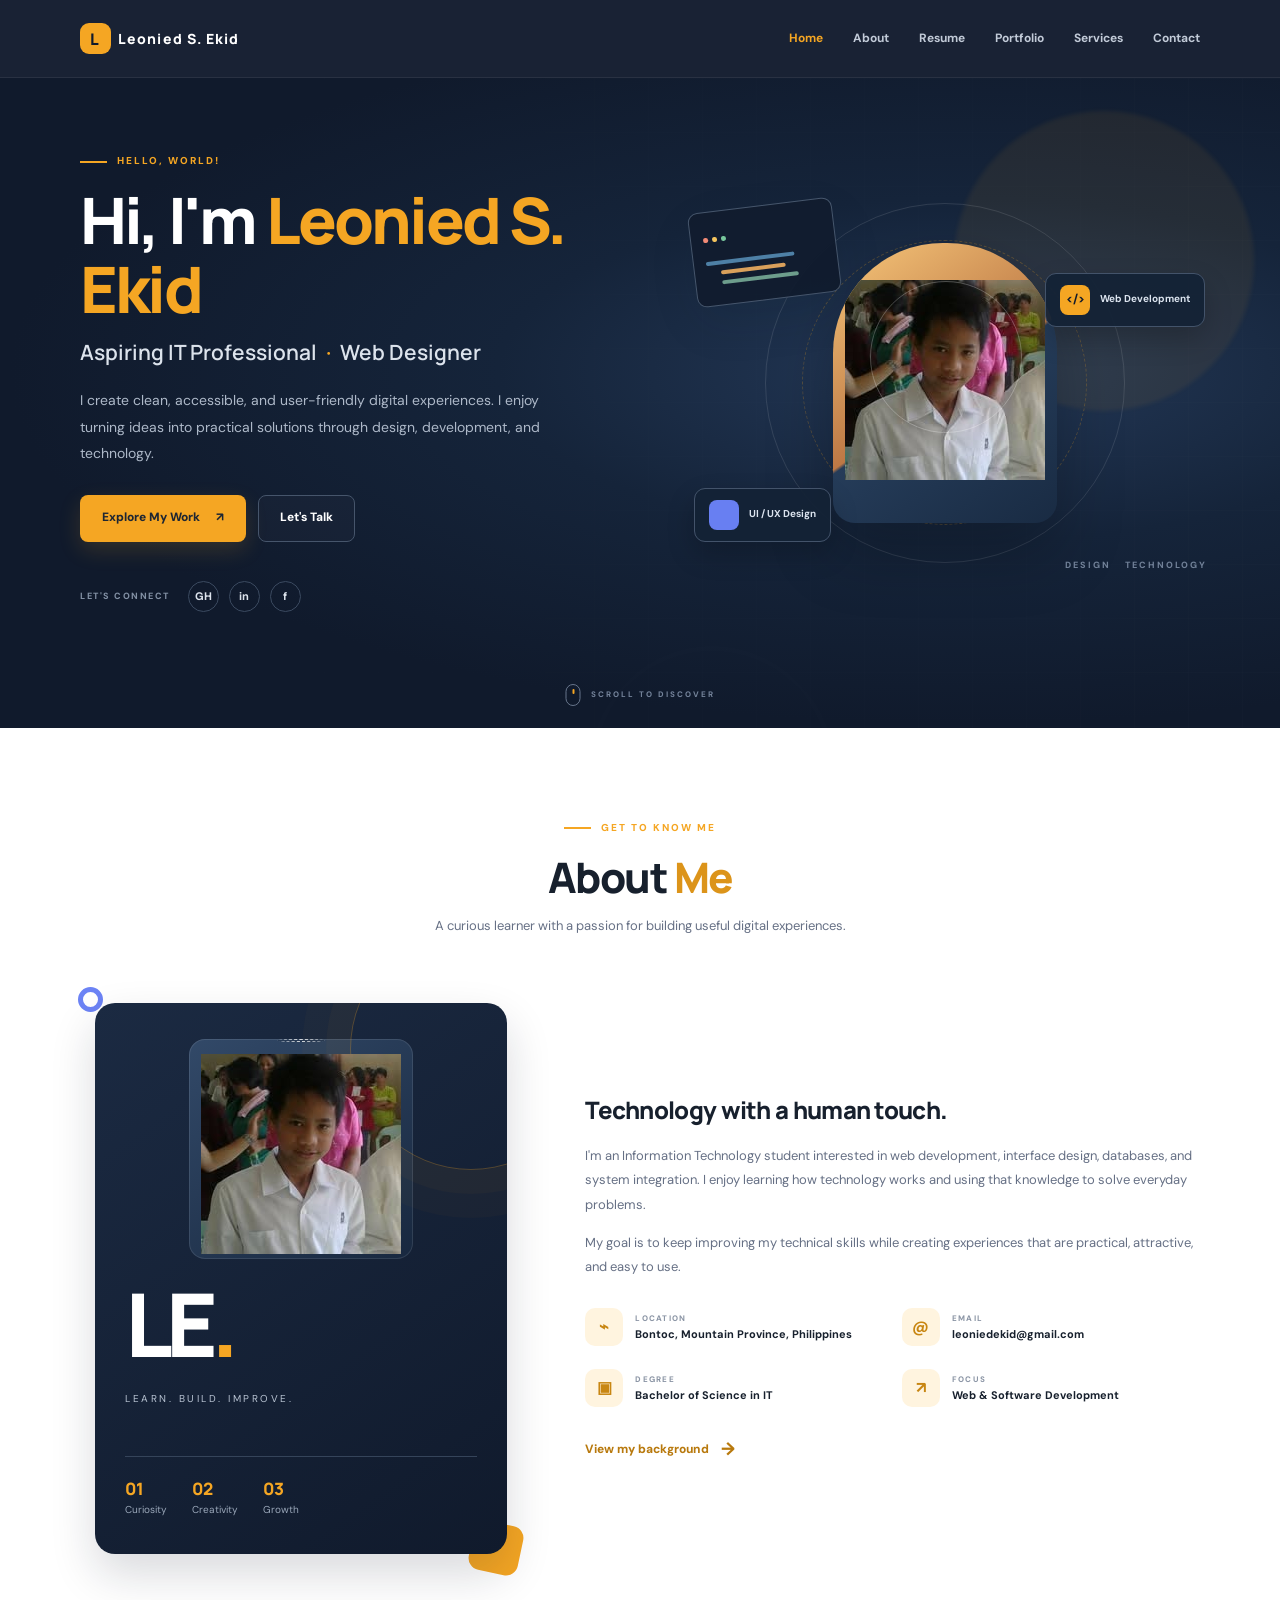
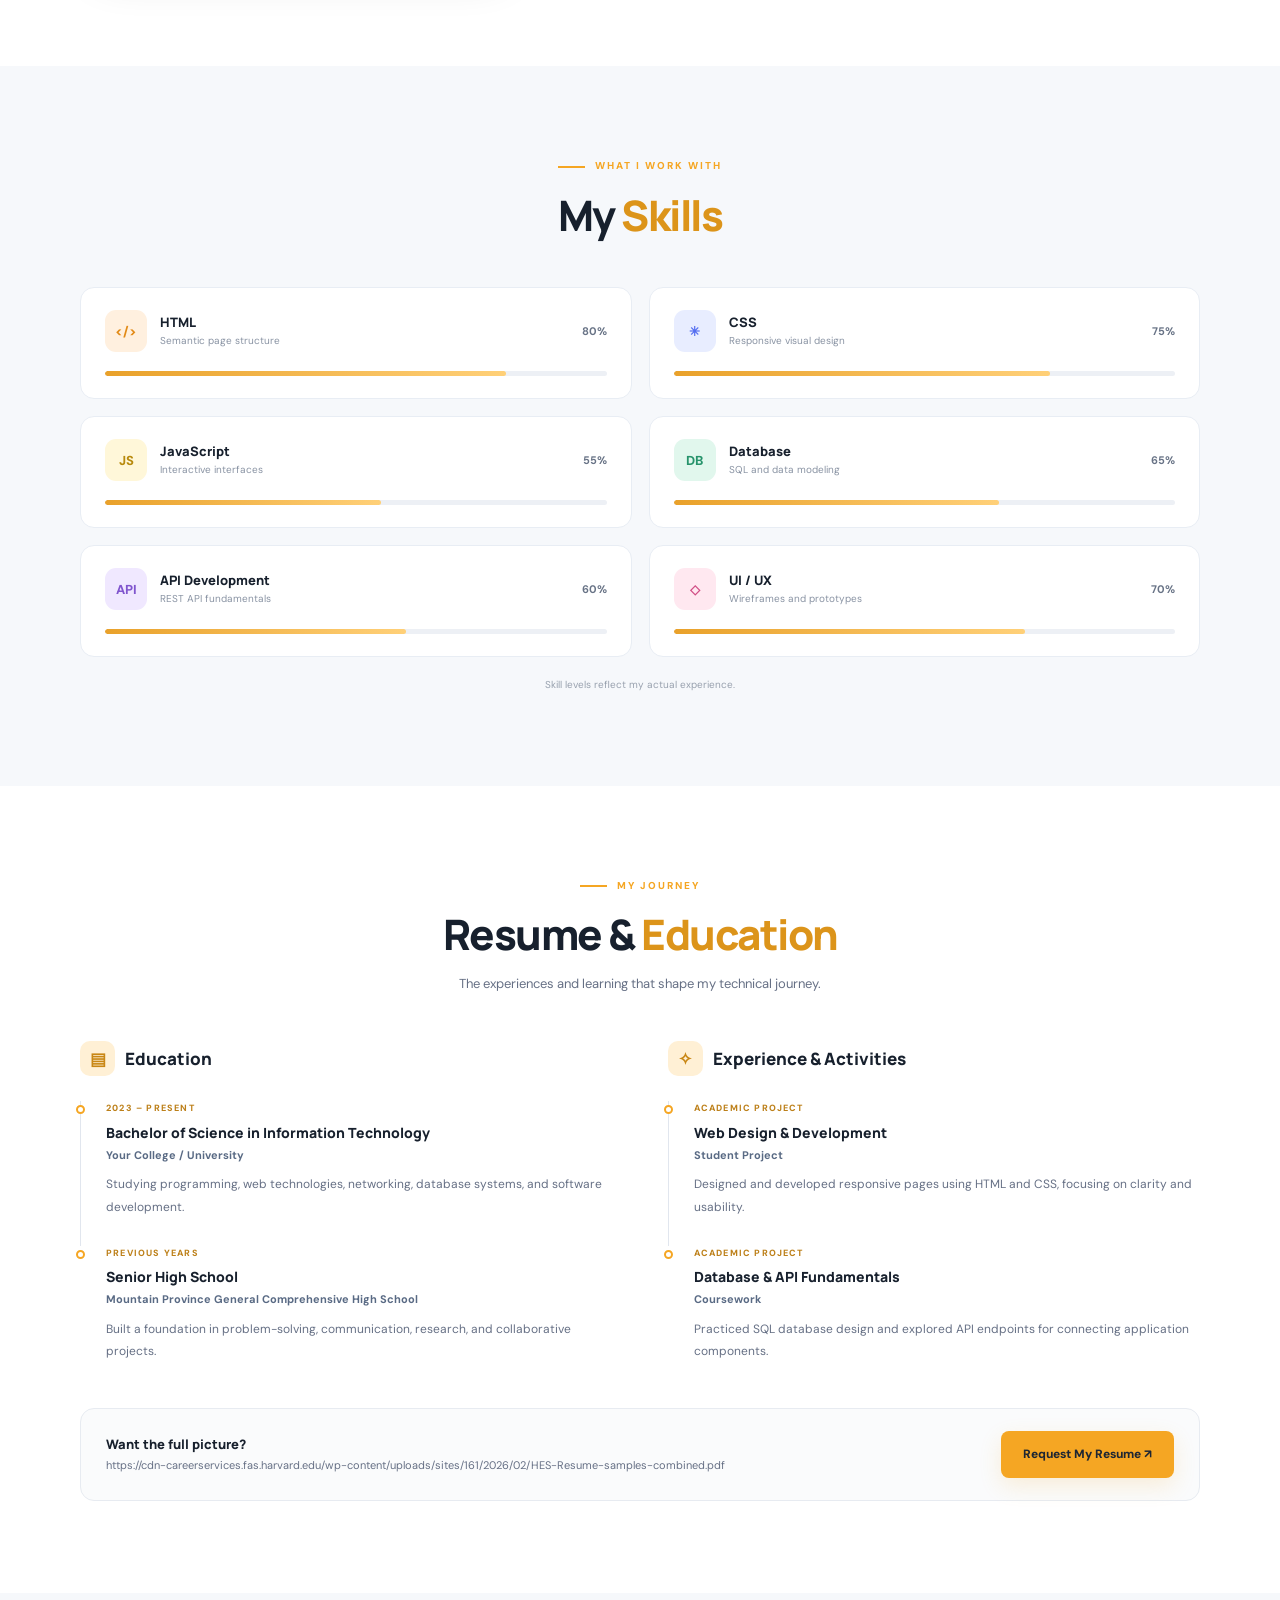
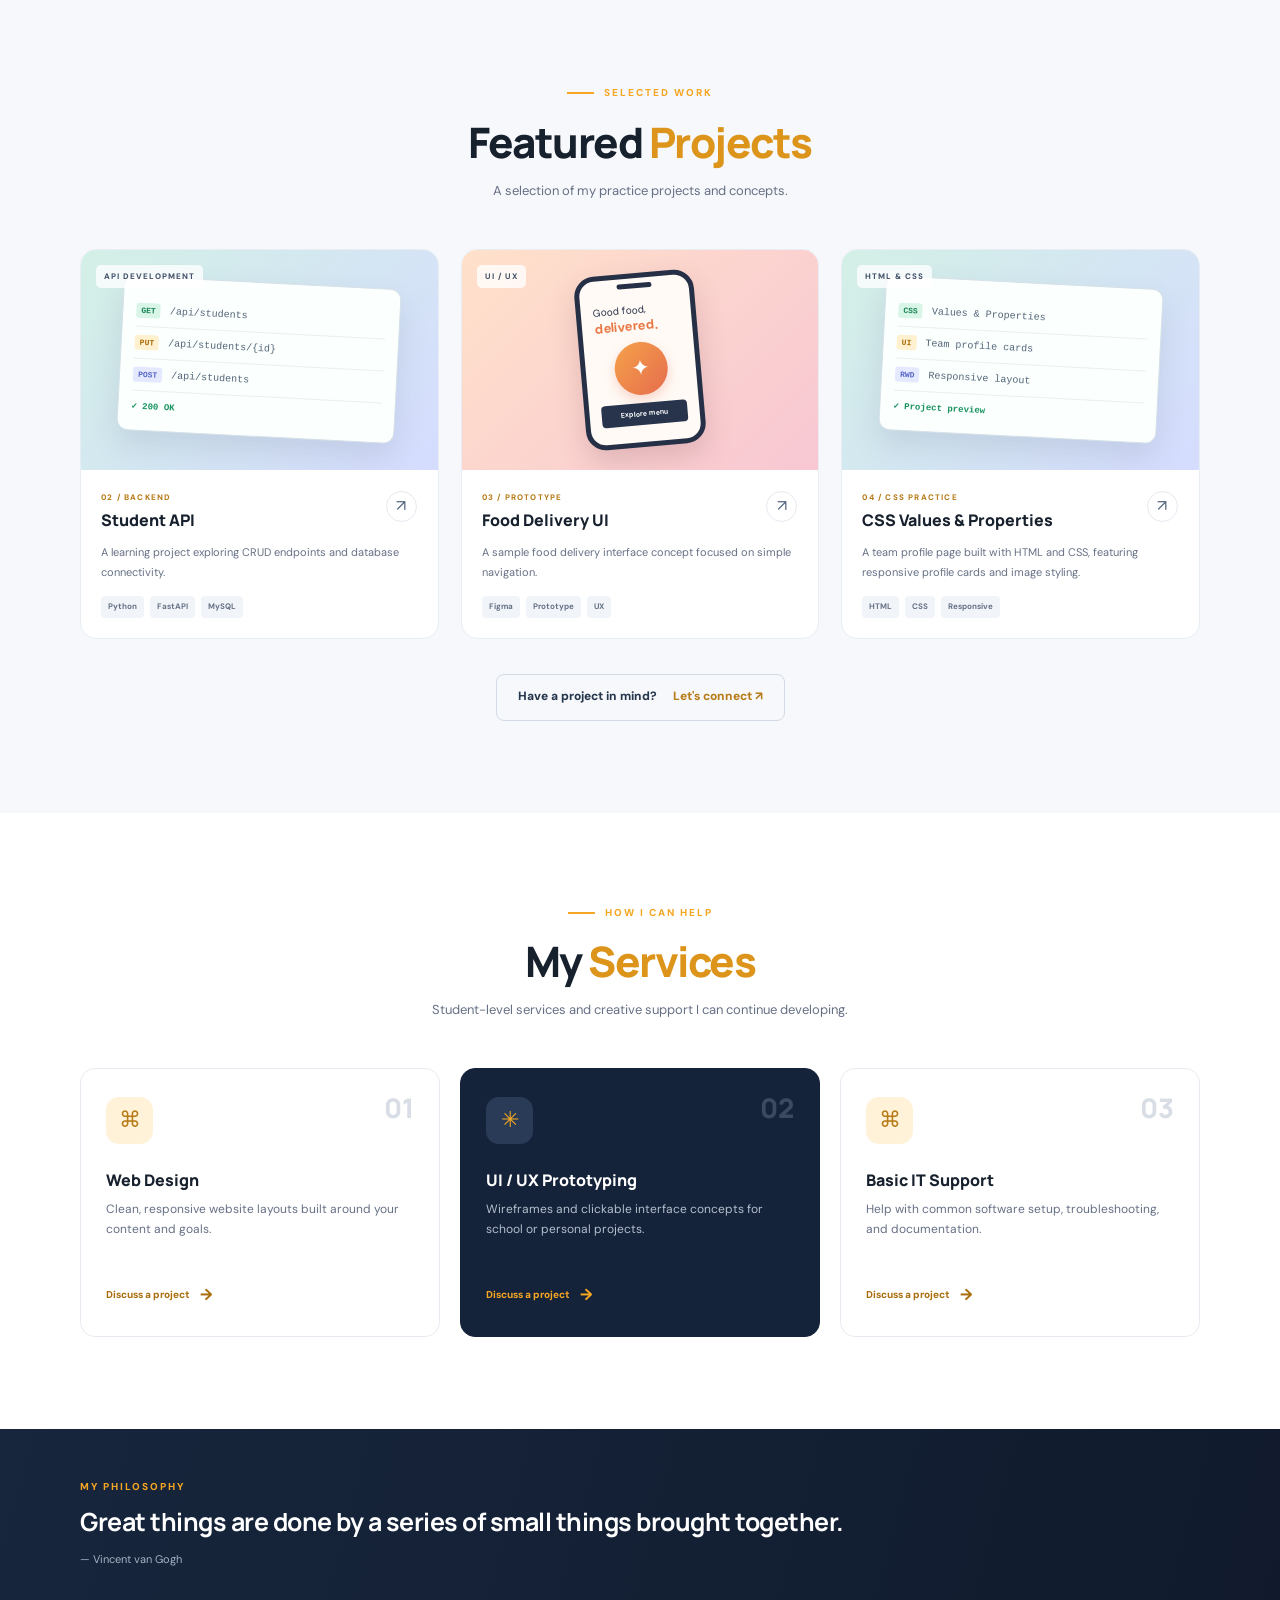
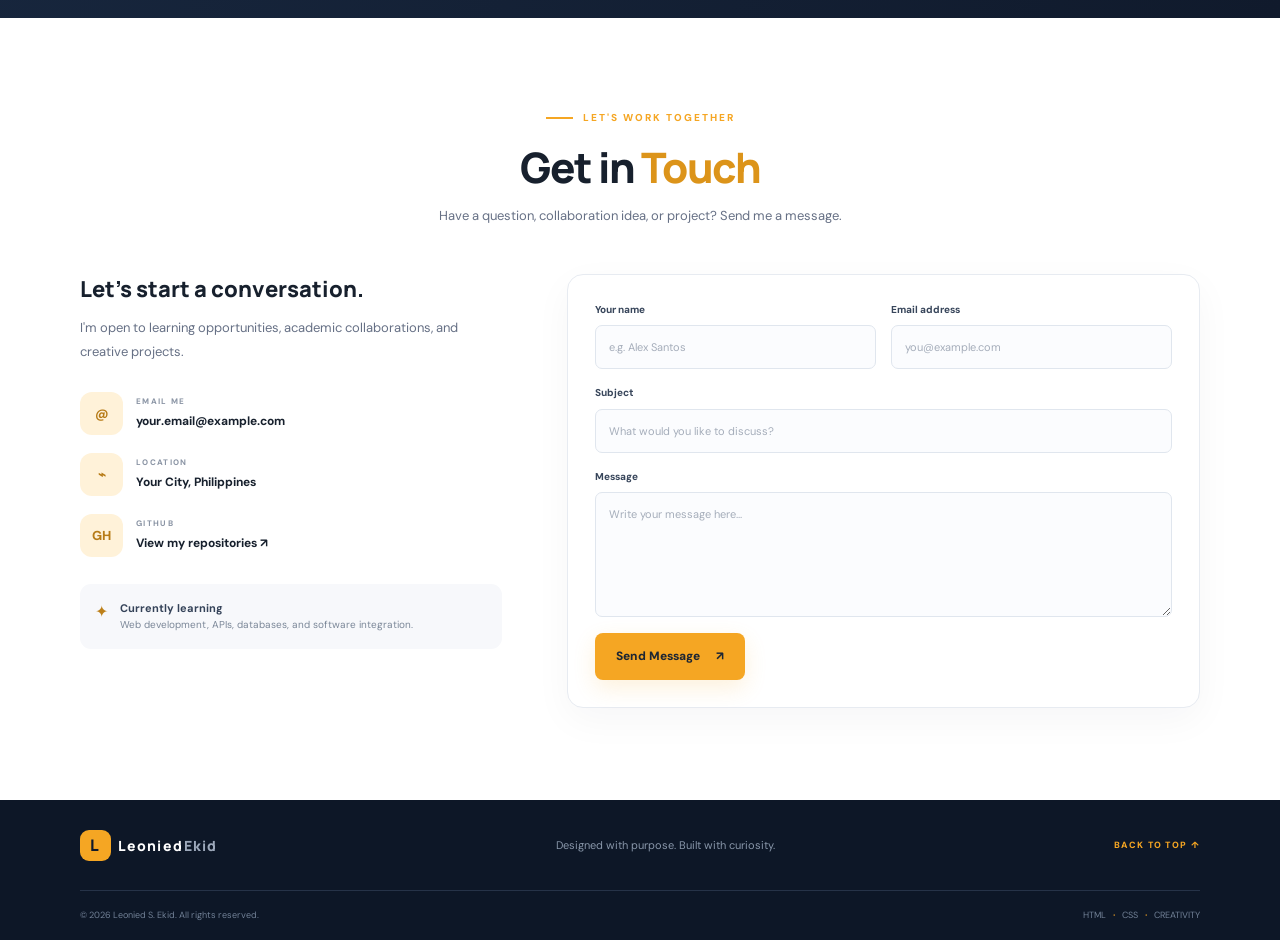
<file: index.html>
<!DOCTYPE html>
<html lang="en">
<head>
  <meta charset="UTF-8">
  <meta name="viewport" content="width=device-width, initial-scale=1.0">
  <meta name="description" content="Personal portfolio of an aspiring IT professional and web designer.">
  <title>Leonied S. Ekid | IT Portfolio</title>
  <link rel="stylesheet" href="style.css">
</head>
<body>
  <header class="site-header" id="top">
    <div class="container nav-wrap">
      <a class="brand" href="#home" aria-label="Go to homepage"><span class="brand-mark">L</span> Leonied S. Ekid<span class="brand-light"></span></a>
      <input class="nav-toggle" type="checkbox" id="nav-toggle" aria-label="Toggle navigation">
      <label class="nav-toggle-label" for="nav-toggle"><span></span><span></span><span></span></label>
      <nav class="nav-menu" aria-label="Main navigation">
        <a class="active" href="#home">Home</a>
        <a href="#about">About</a>
        <a href="#resume">Resume</a>
        <a href="#portfolio">Portfolio</a>
        <a href="#services">Services</a>
        <a href="#contact">Contact</a>
      </nav>
    </div>
  </header>

  <main>
    <section class="hero" id="home">
      <div class="hero-glow glow-one"></div><div class="hero-glow glow-two"></div>
      <div class="container hero-grid">
        <div class="hero-copy">
          <p class="eyebrow"><span class="eyebrow-line"></span> HELLO, WORLD!</p>
          <h1>Hi, I'm <span>Leonied S. Ekid</span></h1>
          <h2>Aspiring IT Professional <span class="accent-dot">·</span> Web Designer</h2>
          <p class="hero-description">I create clean, accessible, and user-friendly digital experiences. I enjoy turning ideas into practical solutions through design, development, and technology.</p>
          <div class="hero-actions">
            <a class="button button-primary" href="#portfolio">Explore My Work <span aria-hidden="true">↗</span></a>
            <a class="button button-outline" href="#contact">Let's Talk</a>
          </div>
          <div class="hero-socials">
            <span>LET'S CONNECT</span>
            <a href="https://github.com/" target="_blank" rel="noreferrer" aria-label="GitHub">GH</a>
            <a href="https://www.linkedin.com/" target="_blank" rel="noreferrer" aria-label="LinkedIn">in</a>
            <a href="https://www.facebook.com/" target="_blank" rel="noreferrer" aria-label="Facebook">f</a>
          </div>
        </div>
        <div class="hero-art" aria-label="Decorative profile illustration">
          <div class="art-ring ring-one"></div><div class="art-ring ring-two"></div>
          <div class="code-card card-top"><span class="code-dot"></span><span class="code-dot"></span><span class="code-dot"></span><div class="code-lines"><i></i><i></i><i></i></div></div>
          <div class="profile-placeholder" role="img" aria-label="Profile photo placeholder"><span class="placeholder-label"><img src="img/462060528_3878148232464799_4481136080876655393_n.jpg" alt=""></span></div>
          <div class="floating-badge badge-html"><b>&lt;/&gt;</b><span>Web Development</span></div>
          <div class="floating-badge badge-design"><b></b><span>UI / UX Design</span></div>
          <div class="art-label">DESIGN <span></span> TECHNOLOGY</div>
        </div>
      </div>
      <a class="scroll-cue" href="#about"><span></span> SCROLL TO DISCOVER</a>
    </section>

    <section class="section section-light" id="about">
      <div class="container">
        <div class="section-heading">
          <p class="eyebrow"><span class="eyebrow-line"></span> GET TO KNOW ME</p>
          <h2>About <span>Me</span></h2>
          <p>A curious learner with a passion for building useful digital experiences.</p>
        </div>
        <div class="about-grid">
          <div class="about-visual">
            <div class="about-card">
              <div class="profile-placeholder about-profile-placeholder" role="img" aria-label="Profile photo placeholder"><span class="placeholder-icon" aria-hidden="true"></span><span class="placeholder-label"><img src="img/462060528_3878148232464799_4481136080876655393_n.jpg" alt=""></span></div>
              <div class="about-monogram">LE<span>.</span></div>
              <p class="about-card-title">LEARN. BUILD. IMPROVE.</p>
              <div class="mini-stat-row"><div><strong>01</strong><span>Curiosity</span></div><div><strong>02</strong><span>Creativity</span></div><div><strong>03</strong><span>Growth</span></div></div>
            </div>
            <span class="decor decor-square"></span><span class="decor decor-circle"></span>
          </div>
          <div class="about-content">
            <h3>Technology with a human touch.</h3>
            <p class="muted">I'm an Information Technology student interested in web development, interface design, databases, and system integration. I enjoy learning how technology works and using that knowledge to solve everyday problems.</p>
            <p class="muted">My goal is to keep improving my technical skills while creating experiences that are practical, attractive, and easy to use.</p>
            <div class="details-grid">
              <div class="detail"><span class="detail-icon">⌁</span><div><small>LOCATION</small><strong>Bontoc, Mountain Province, Philippines</strong></div></div>
              <div class="detail"><span class="detail-icon">@</span><div><small>EMAIL</small><strong>leoniedekid@gmail.com</strong></div></div>
              <div class="detail"><span class="detail-icon">▣</span><div><small>DEGREE</small><strong>Bachelor of Science in IT</strong></div></div>
              <div class="detail"><span class="detail-icon">↗</span><div><small>FOCUS</small><strong>Web & Software Development</strong></div></div>
            </div>
            <a class="text-link" href="#resume">View my background <span>→</span></a>
          </div>
        </div>
      </div>
    </section>

    <section class="section skills-section" id="skills">
      <div class="container">
        <div class="section-heading">
          <p class="eyebrow"><span class="eyebrow-line"></span> WHAT I WORK WITH</p>
          <h2>My <span>Skills</span></h2>
         
        </div>
        <div class="skills-grid">
          <div class="skill-card"><div class="skill-top"><span class="skill-icon orange">&lt;/&gt;</span><div><h3>HTML</h3><p>Semantic page structure</p></div><strong>80%</strong></div><div class="progress"><span style="width:80%"></span></div></div>
          <div class="skill-card"><div class="skill-top"><span class="skill-icon blue">✳</span><div><h3>CSS</h3><p>Responsive visual design</p></div><strong>75%</strong></div><div class="progress"><span style="width:75%"></span></div></div>
          <div class="skill-card"><div class="skill-top"><span class="skill-icon yellow">JS</span><div><h3>JavaScript</h3><p>Interactive interfaces</p></div><strong>55%</strong></div><div class="progress"><span style="width:55%"></span></div></div>
          <div class="skill-card"><div class="skill-top"><span class="skill-icon green">DB</span><div><h3>Database</h3><p>SQL and data modeling</p></div><strong>65%</strong></div><div class="progress"><span style="width:65%"></span></div></div>
          <div class="skill-card"><div class="skill-top"><span class="skill-icon purple">API</span><div><h3>API Development</h3><p>REST API fundamentals</p></div><strong>60%</strong></div><div class="progress"><span style="width:60%"></span></div></div>
          <div class="skill-card"><div class="skill-top"><span class="skill-icon pink">◇</span><div><h3>UI / UX</h3><p>Wireframes and prototypes</p></div><strong>70%</strong></div><div class="progress"><span style="width:70%"></span></div></div>
        </div>
        <p class="skills-note">Skill levels reflect my actual experience.</p>
      </div>
    </section>

    <section class="section section-light" id="resume">
      <div class="container">
        <div class="section-heading">
          <p class="eyebrow"><span class="eyebrow-line"></span> MY JOURNEY</p>
          <h2>Resume & <span>Education</span></h2>
          <p>The experiences and learning that shape my technical journey.</p>
        </div>
        <div class="resume-grid">
          <div class="resume-column"><h3 class="column-title"><span>▤</span> Education</h3>
            <article class="timeline-item"><span class="timeline-dot"></span><p class="timeline-date">2023 – PRESENT</p><h4>Bachelor of Science in Information Technology</h4><p class="timeline-place">Your College / University</p><p class="muted">Studying programming, web technologies, networking, database systems, and software development.</p></article>
            <article class="timeline-item"><span class="timeline-dot"></span><p class="timeline-date">PREVIOUS YEARS</p><h4>Senior High School</h4><p class="timeline-place">Mountain Province General Comprehensive High School</p><p class="muted">Built a foundation in problem-solving, communication, research, and collaborative projects.</p></article>
          </div>
          <div class="resume-column"><h3 class="column-title"><span>✧</span> Experience & Activities</h3>
            <article class="timeline-item"><span class="timeline-dot"></span><p class="timeline-date">ACADEMIC PROJECT</p><h4>Web Design & Development</h4><p class="timeline-place">Student Project</p><p class="muted">Designed and developed responsive pages using HTML and CSS, focusing on clarity and usability.</p></article>
            <article class="timeline-item"><span class="timeline-dot"></span><p class="timeline-date">ACADEMIC PROJECT</p><h4>Database & API Fundamentals</h4><p class="timeline-place">Coursework</p><p class="muted">Practiced SQL database design and explored API endpoints for connecting application components.</p></article>
          </div>
        </div>
        <div class="resume-download"><p><strong>Want the full picture?</strong><span>https://cdn-careerservices.fas.harvard.edu/wp-content/uploads/sites/161/2026/02/HES-Resume-samples-combined.pdf</span></p><a class="button button-primary" href="#contact">Request My Resume ↗</a></div>
      </div>
    </section>

    <section class="section portfolio-section" id="portfolio">
      <div class="container">
        <div class="section-heading">
          <p class="eyebrow"><span class="eyebrow-line"></span> SELECTED WORK</p>
          <h2>Featured <span>Projects</span></h2>
          <p>A selection of my practice projects and concepts.
        </div>
        <div class="project-grid">
          
          <article class="project-card"><div class="project-art project-art-two"><span class="project-chip">API DEVELOPMENT</span><div class="api-mock"><div class="api-line"><b>GET</b><span>/api/students</span></div><div class="api-line"><b class="put">PUT</b><span>/api/students/{id}</span></div><div class="api-line"><b class="post">POST</b><span>/api/students</span></div><div class="api-status">✓ 200 OK</div></div></div><div class="project-info"><div><p class="project-category">02 / BACKEND</p><h3>Student API</h3></div><a href="#contact" class="project-arrow" aria-label="Ask about Student API">↗</a><p>A learning project exploring CRUD endpoints and database connectivity.</p><div class="tag-row"><span>Python</span><span>FastAPI</span><span>MySQL</span></div></div></article>
          <article class="project-card"><div class="project-art project-art-three"><span class="project-chip">UI / UX</span><div class="phone-mock"><div class="phone-notch"></div><div class="phone-title">Good food,<br><b>delivered.</b></div><div class="food-circle">✦</div><div class="phone-button">Explore menu</div></div></div><div class="project-info"><div><p class="project-category">03 / PROTOTYPE</p><h3>Food Delivery UI</h3></div><a href="#contact" class="project-arrow" aria-label="Ask about Food Delivery UI">↗</a><p>A sample food delivery interface concept focused on simple navigation.</p><div class="tag-row"><span>Figma</span><span>Prototype</span><span>UX</span></div></div></article>
          <article class="project-card">
            <div class="project-art project-art-two">
              <span class="project-chip">HTML &amp; CSS</span>
              <div class="api-mock">
                <div class="api-line"><b>CSS</b><span>Values &amp; Properties</span></div>
                <div class="api-line"><b class="put">UI</b><span>Team profile cards</span></div>
                <div class="api-line"><b class="post">RWD</b><span>Responsive layout</span></div>
                <div class="api-status">✓ Project preview</div>
              </div>
            </div>
            <div class="project-info">
              <div><p class="project-category">04 / CSS PRACTICE</p><h3>CSS Values &amp; Properties</h3></div>
              <a href="css_values/index.html" class="project-arrow" aria-label="Open CSS Values and Properties project" target="_blank" rel="noopener noreferrer">↗</a>
              <p>A team profile page built with HTML and CSS, featuring responsive profile cards and image styling.</p>
              <div class="tag-row"><span>HTML</span><span>CSS</span><span>Responsive</span></div>
            </div>
          </article>
        </div>
        <div class="center-action"><a class="button button-outline-dark" href="#contact">Have a project in mind? <span>Let's connect ↗</span></a></div>
      </div>
    </section>

    <section class="section services-section" id="services">
      <div class="container">
        <div class="section-heading">
          <p class="eyebrow"><span class="eyebrow-line"></span> HOW I CAN HELP</p>
          <h2>My <span>Services</span></h2>
          <p>Student-level services and creative support I can continue developing.</p>
        </div>
        <div class="service-grid">
          <article class="service-card"><div class="service-icon">⌘</div><p class="service-number">01</p><h3>Web Design</h3><p>Clean, responsive website layouts built around your content and goals.</p><a href="#contact">Discuss a project <span>→</span></a></article>
          <article class="service-card featured-service"><div class="service-icon">✳</div><p class="service-number">02</p><h3>UI / UX Prototyping</h3><p>Wireframes and clickable interface concepts for school or personal projects.</p><a href="#contact">Discuss a project <span>→</span></a></article>
          <article class="service-card"><div class="service-icon">⌘</div><p class="service-number">03</p><h3>Basic IT Support</h3><p>Help with common software setup, troubleshooting, and documentation.</p><a href="#contact">Discuss a project <span>→</span></a></article>
        </div>
      </div>
    </section>

    <section class="quote-band">
      <div class="container quote-content"><div><p class="eyebrow">MY PHILOSOPHY</p><blockquote>Great things are done by a series of small things brought together.</blockquote><p class="quote-author">— Vincent van Gogh</p></div></div>
    </section>

    <section class="section section-light" id="contact">
      <div class="container">
        <div class="section-heading">
          <p class="eyebrow"><span class="eyebrow-line"></span> LET'S WORK TOGETHER</p>
          <h2>Get in <span>Touch</span></h2>
          <p>Have a question, collaboration idea, or project? Send me a message.</p>
        </div>
        <div class="contact-grid">
          <div class="contact-info"><h3>Let's start a conversation.</h3><p class="muted">I'm open to learning opportunities, academic collaborations, and creative projects.</p>
            <a class="contact-method" href="mailto:your.email@example.com"><span class="contact-icon">@</span><span><small>EMAIL ME</small><strong>your.email@example.com</strong></span></a>
            <div class="contact-method"><span class="contact-icon">⌁</span><span><small>LOCATION</small><strong>Your City, Philippines</strong></span></div>
            <a class="contact-method" href="https://github.com/leoniedekid-netizen/leoniedekid.github.io" target="_blank" rel="noreferrer"><span class="contact-icon">GH</span><span><small>GITHUB</small><strong>View my repositories ↗</strong></span></a>
            <div class="contact-note"><span>✦</span><p><strong>Currently learning</strong><br>Web development, APIs, databases, and software integration.</p></div>
          </div>
          <form class="contact-form" action="mailto:your.email@example.com" method="post" enctype="text/plain">
            <div class="form-row"><label for="name">Your name<input id="name" name="Name" type="text" placeholder="e.g. Alex Santos" required></label><label for="email">Email address<input id="email" name="Email" type="email" placeholder="you@example.com" required></label></div>
            <label for="subject">Subject<input id="subject" name="Subject" type="text" placeholder="What would you like to discuss?" required></label>
            <label for="message">Message<textarea id="message" name="Message" rows="5" placeholder="Write your message here..." required></textarea></label>
            <button class="button button-primary submit-button" type="submit">Send Message <span>↗</span></button>
            
          </form>
        </div>
      </div>
    </section>
  </main>

  <footer class="site-footer">
    <div class="container footer-main"><a class="brand" href="#home"><span class="brand-mark">L</span> Leonied<span class="brand-light">Ekid</span></a><p>Designed with purpose. Built with curiosity.</p><a class="back-top" href="#top">BACK TO TOP ↑</a></div>
    <div class="container footer-bottom"><span>© 2026 Leonied S. Ekid. All rights reserved.</span><span>HTML <b>·</b> CSS <b>·</b> CREATIVITY</span></div>
  </footer>
</body>
</html>
</file>
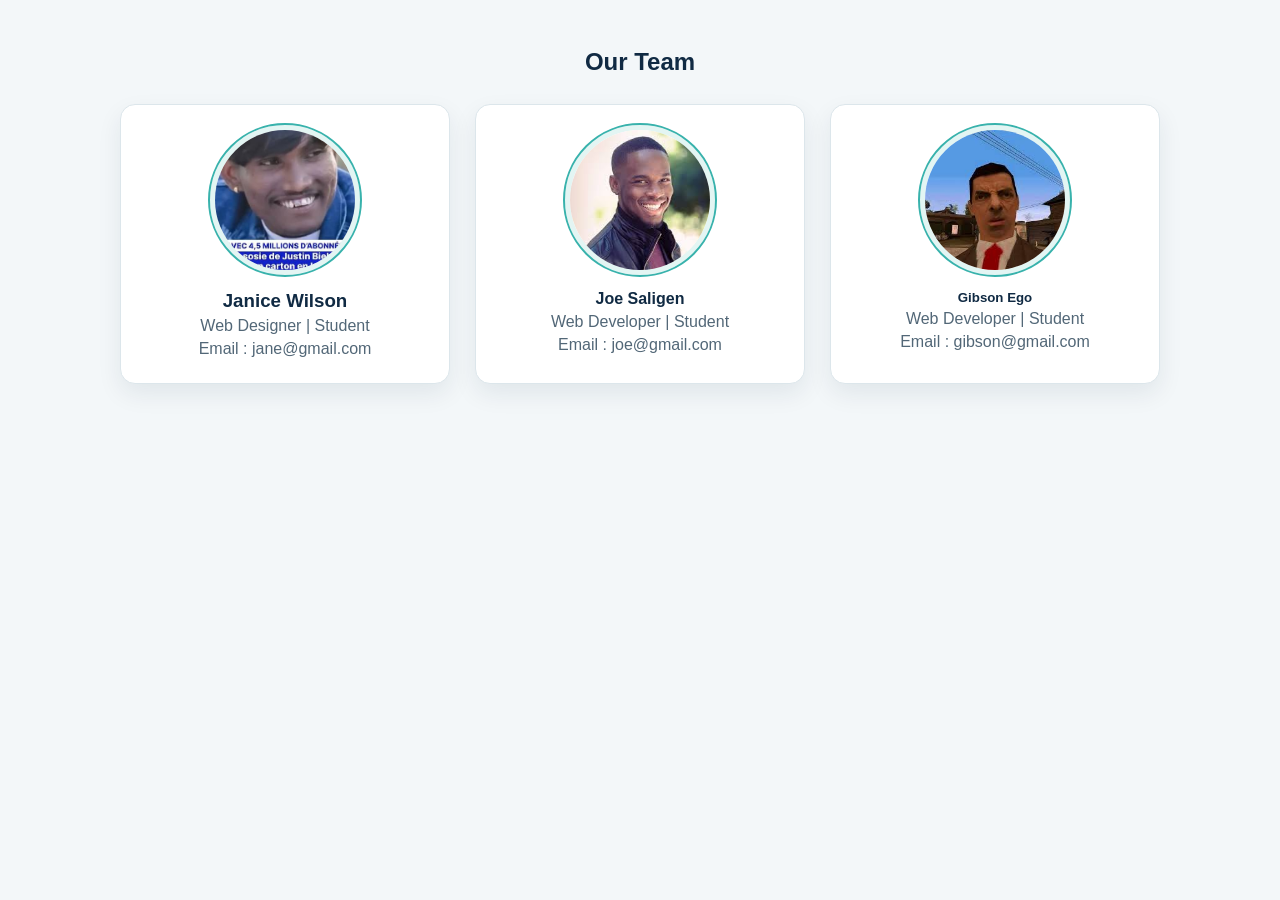
<file: css_values/index.html>
<!DOCTYPE html>

<html lang="en">
<head>
    <meta charset="UTF-8">
    <meta name="viewport" content="width=device-width, initial-scale=1.0">
    <meta name="description" content="CSS values and properties practice project with responsive team profile cards.">
    <title> CSS Properties and Values </title>
    <link rel="stylesheet" href="style.css">
</head>

<body>

<main>

    <section class="message">

        <h1> Our Team </h1>

        <div class="team">

            <div class="profile_card">

                <img src="images (1).jpg" alt="Janice Wilson">

                <h3> Janice Wilson </h3>

                <p> Web Designer | Student </p>

                <p> Email : jane@gmail.com </p>

            </div>


            <div class="profile_card">

                <img src="images (9).jpg" alt="Joe Saligen">

                <h4> Joe Saligen </h4>

                <p> Web Developer | Student </p>

                <p> Email : joe@gmail.com </p>

            </div>


            <div class="profile_card">

                <img src="images.jpg" alt="Gibson Ego">

                <h5> Gibson Ego </h5>

                <p> Web Developer | Student </p>

                <p> Email : gibson@gmail.com </p>

            </div>

        </div>

    </section>

</main>

</body>
</html>
</file>
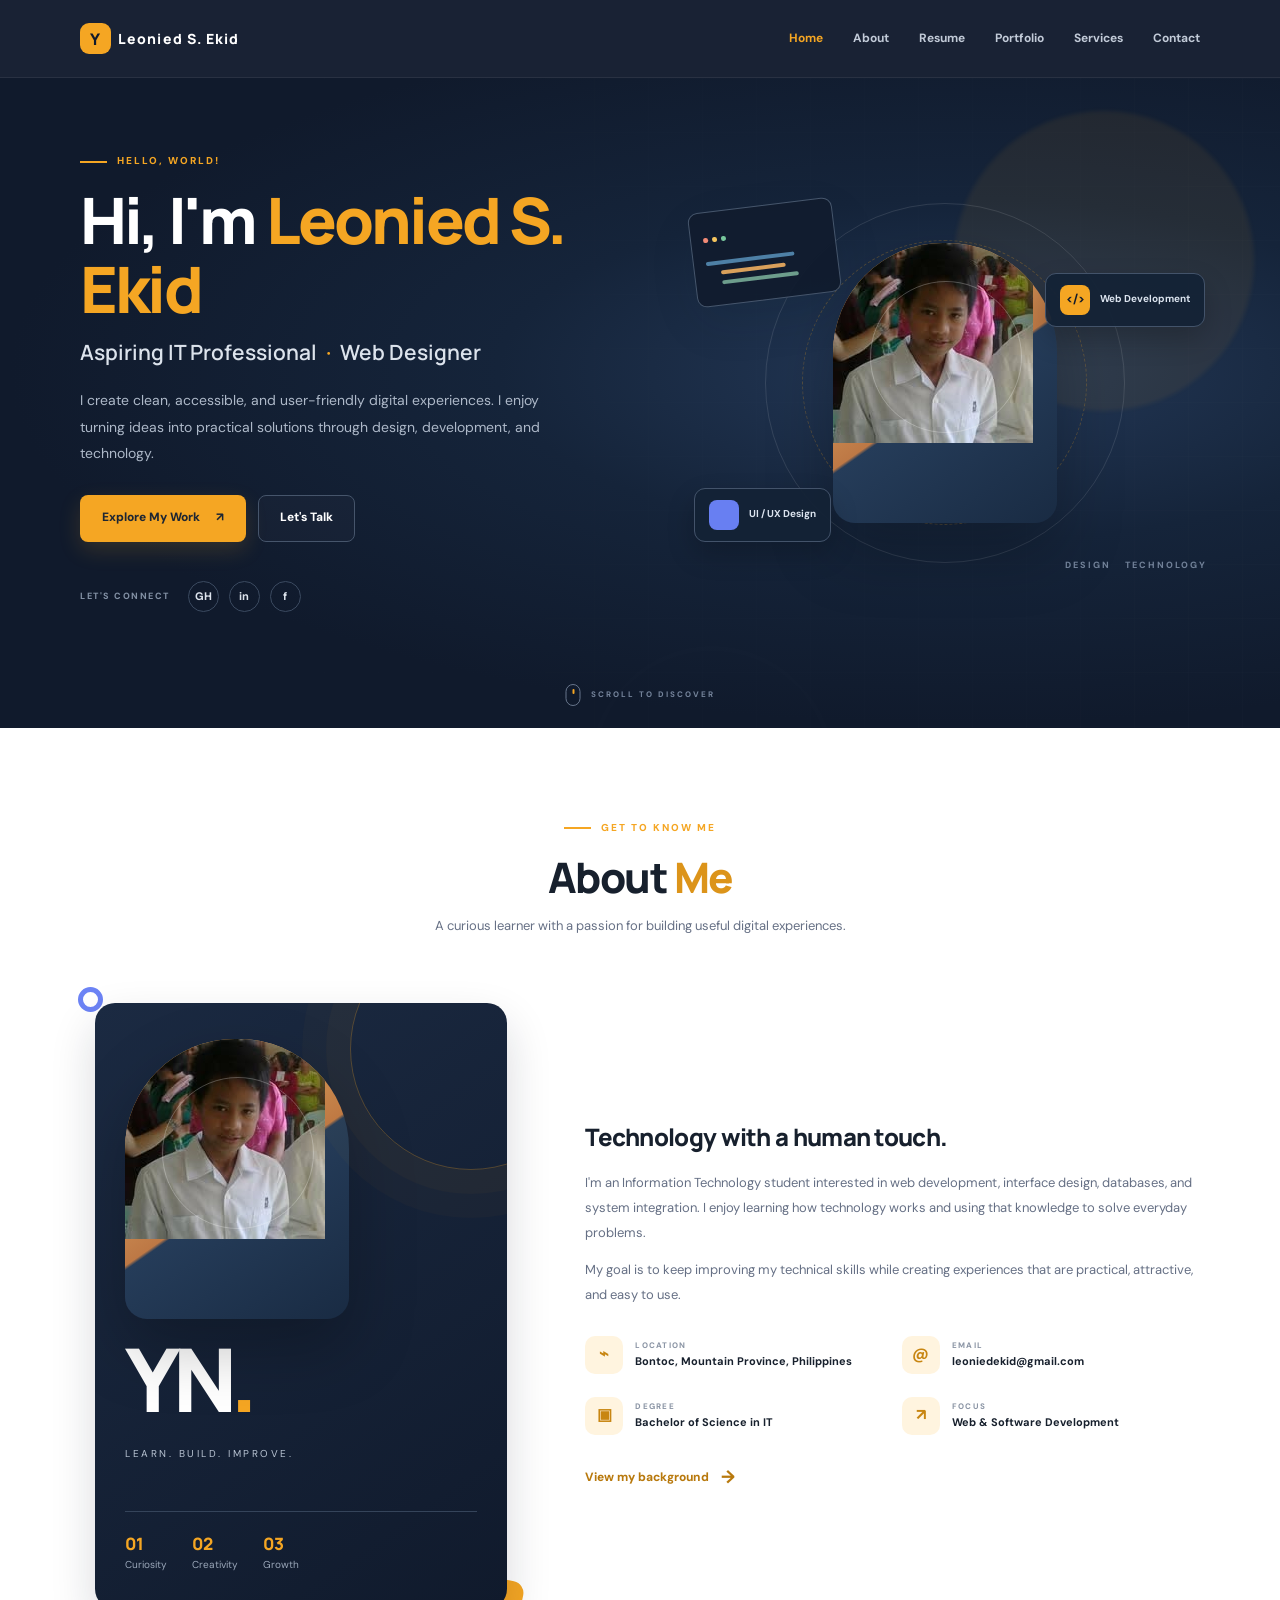
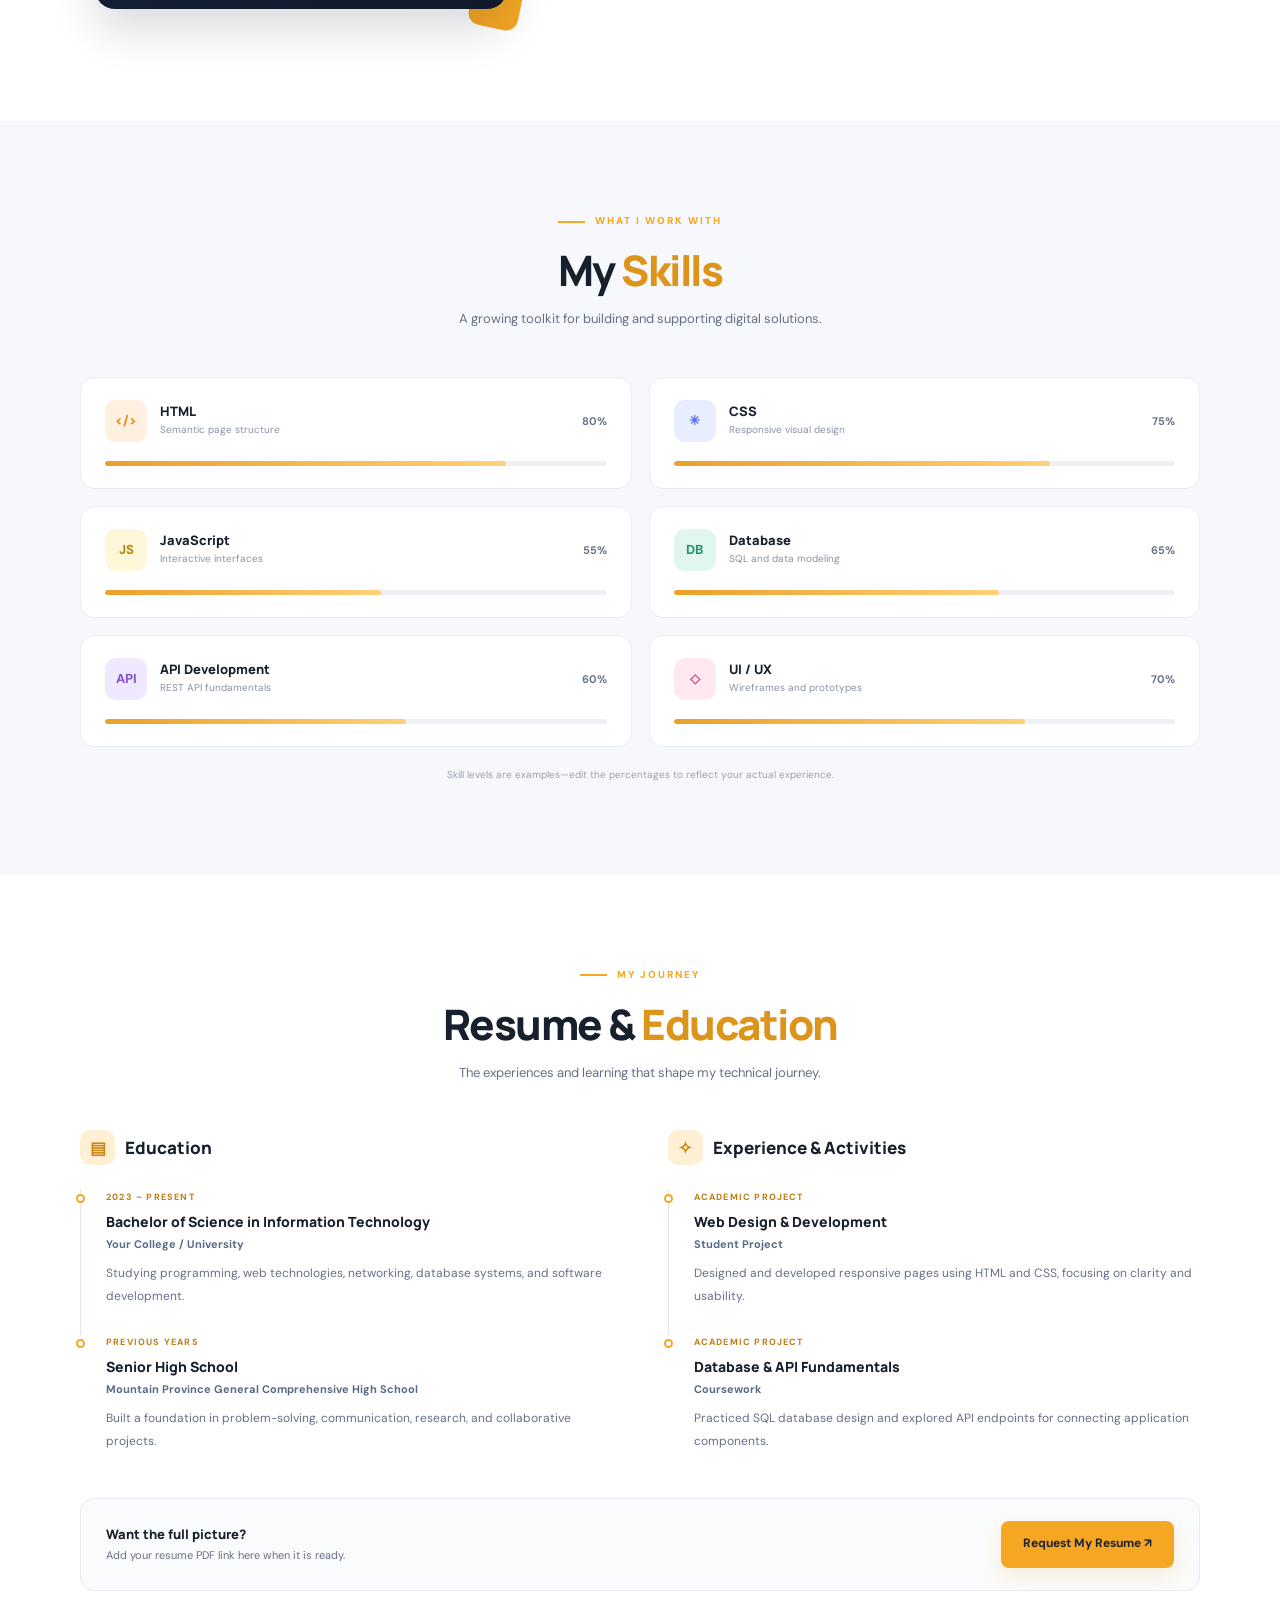
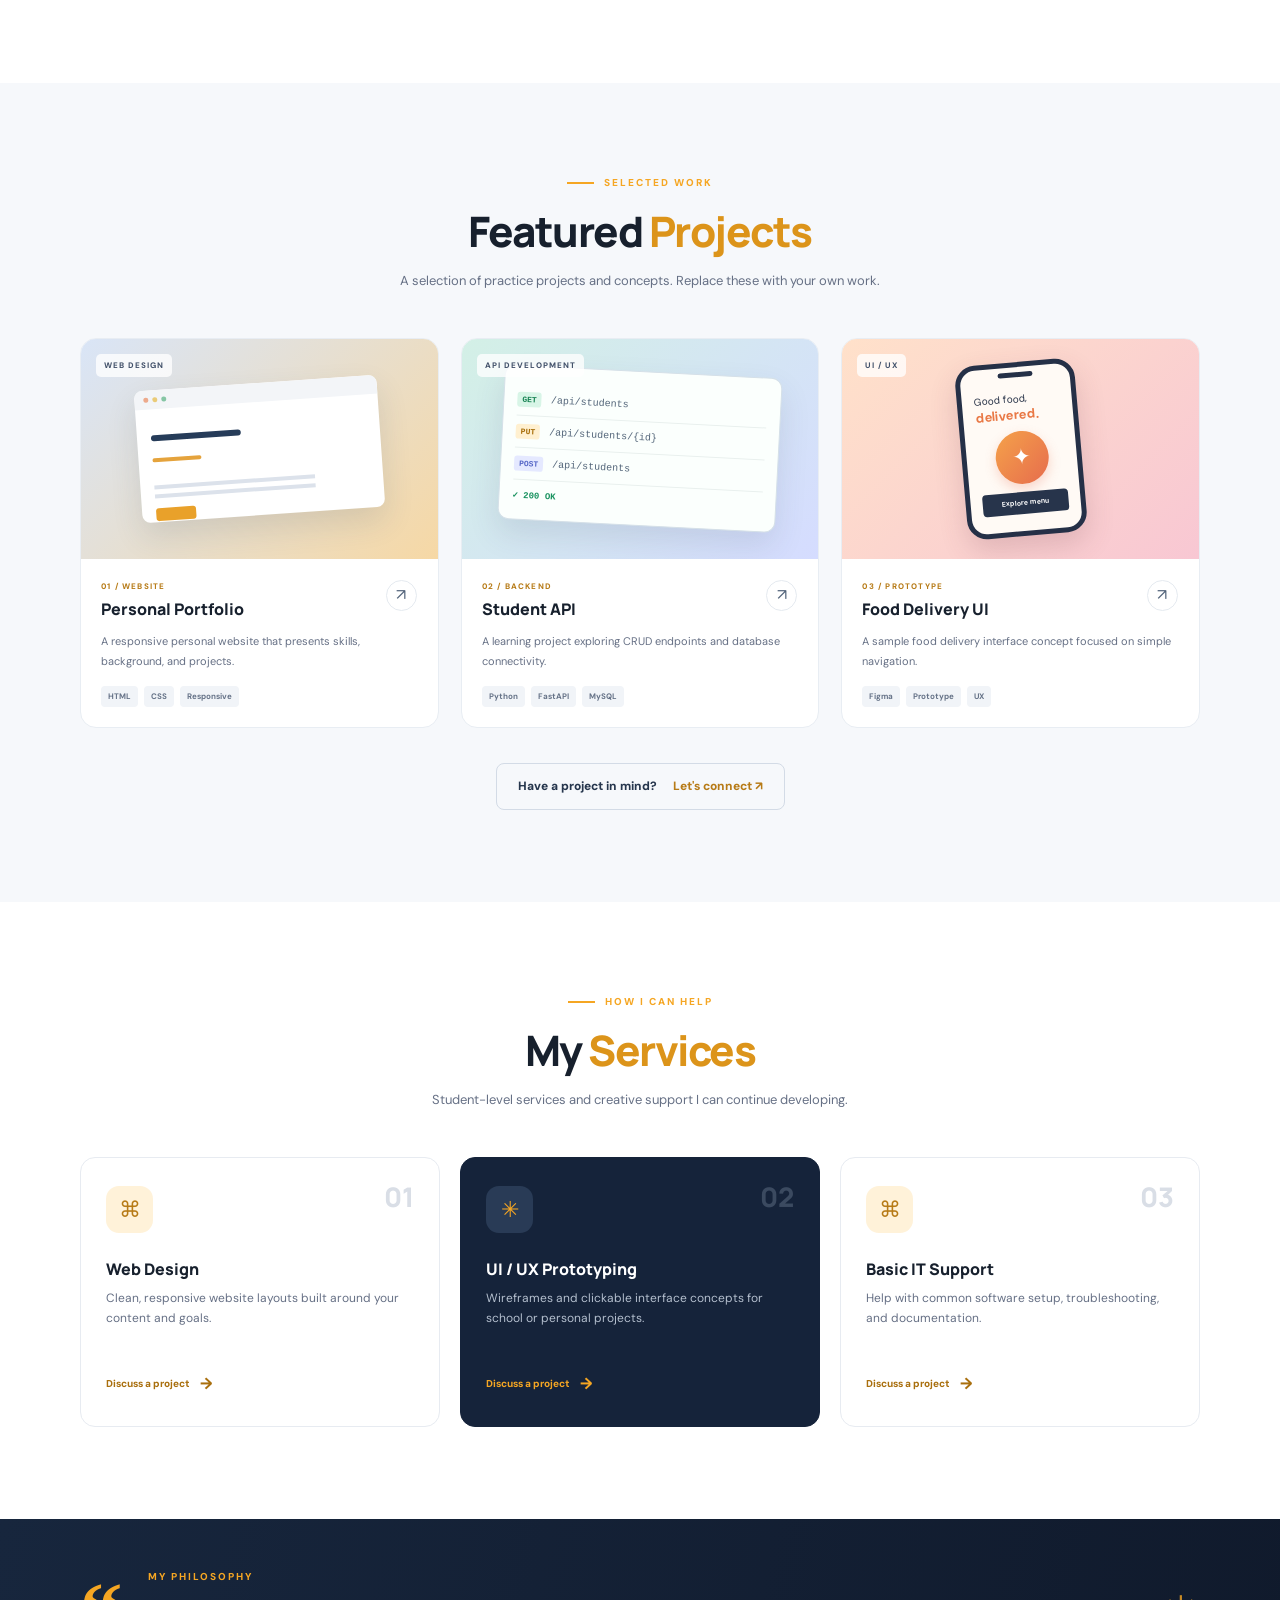
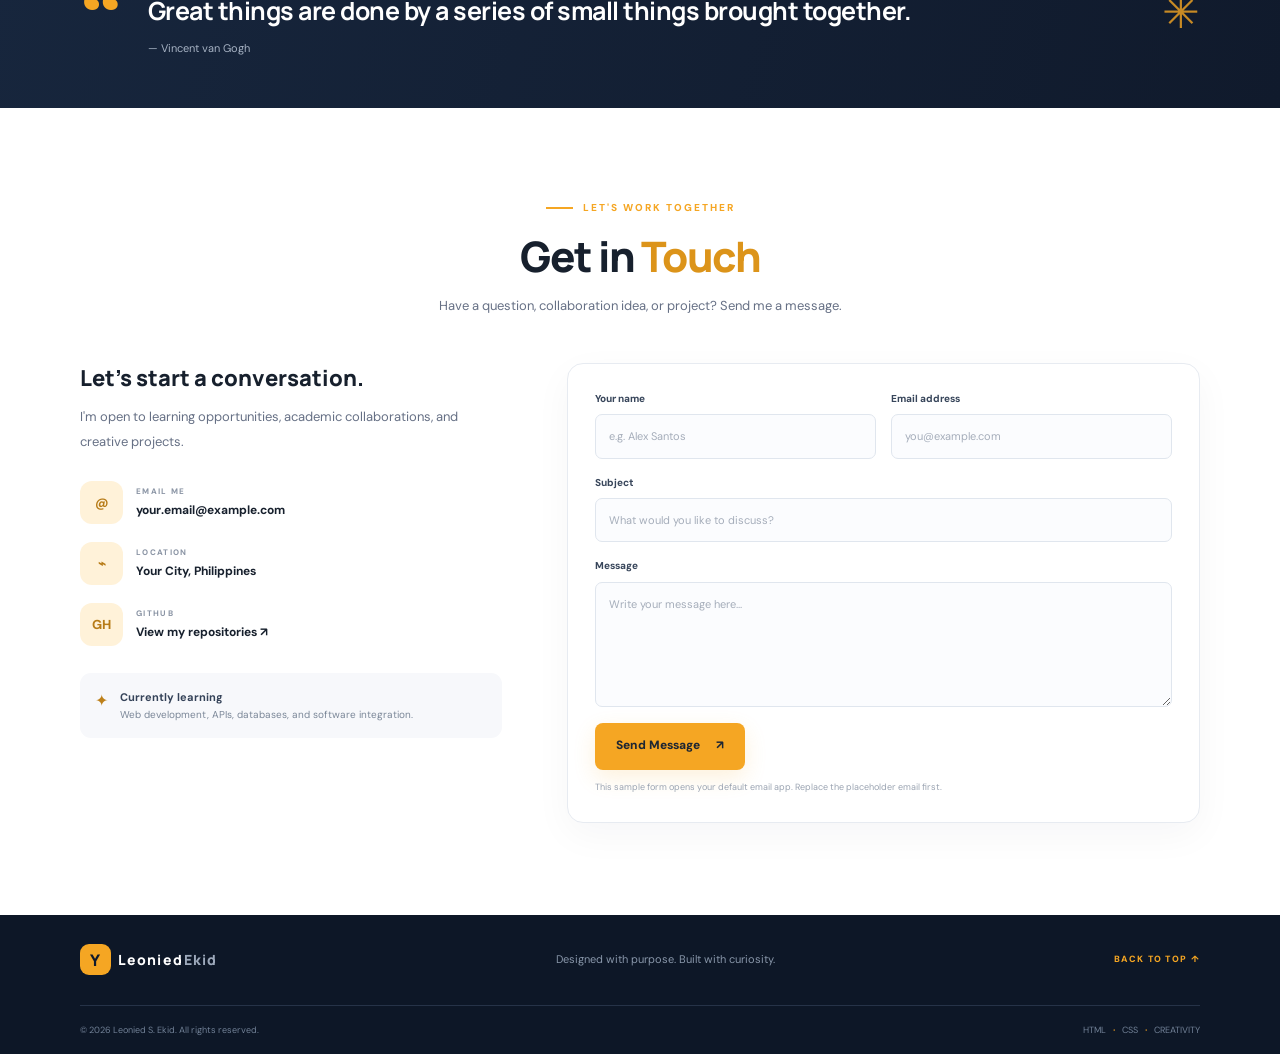
<file: portfolio_website/index.html>
<!DOCTYPE html>
<html lang="en">
<head>
  <meta charset="UTF-8">
  <meta name="viewport" content="width=device-width, initial-scale=1.0">
  <meta name="description" content="Personal portfolio of an aspiring IT professional and web designer.">
  <title>Leonied S. Ekid | IT Portfolio</title>
  <link rel="stylesheet" href="style.css">
</head>
<body>
  <header class="site-header" id="top">
    <div class="container nav-wrap">
      <a class="brand" href="#home" aria-label="Go to homepage"><span class="brand-mark">Y</span> Leonied S. Ekid<span class="brand-light"></span></a>
      <input class="nav-toggle" type="checkbox" id="nav-toggle" aria-label="Toggle navigation">
      <label class="nav-toggle-label" for="nav-toggle"><span></span><span></span><span></span></label>
      <nav class="nav-menu" aria-label="Main navigation">
        <a class="active" href="#home">Home</a>
        <a href="#about">About</a>
        <a href="#resume">Resume</a>
        <a href="#portfolio">Portfolio</a>
        <a href="#services">Services</a>
        <a href="#contact">Contact</a>
      </nav>
    </div>
  </header>

  <main>
    <section class="hero" id="home">
      <div class="hero-glow glow-one"></div><div class="hero-glow glow-two"></div>
      <div class="container hero-grid">
        <div class="hero-copy">
          <p class="eyebrow"><span class="eyebrow-line"></span> HELLO, WORLD!</p>
          <h1>Hi, I'm <span>Leonied S. Ekid</span></h1>
          <h2>Aspiring IT Professional <span class="accent-dot">·</span> Web Designer</h2>
          <p class="hero-description">I create clean, accessible, and user-friendly digital experiences. I enjoy turning ideas into practical solutions through design, development, and technology.</p>
          <div class="hero-actions">
            <a class="button button-primary" href="#portfolio">Explore My Work <span aria-hidden="true">↗</span></a>
            <a class="button button-outline" href="#contact">Let's Talk</a>
          </div>
          <div class="hero-socials">
            <span>LET'S CONNECT</span>
            <a href="https://github.com/" target="_blank" rel="noreferrer" aria-label="GitHub">GH</a>
            <a href="https://www.linkedin.com/" target="_blank" rel="noreferrer" aria-label="LinkedIn">in</a>
            <a href="https://www.facebook.com/" target="_blank" rel="noreferrer" aria-label="Facebook">f</a>
          </div>
        </div>
        <div class="hero-art" aria-label="Decorative profile illustration">
          <div class="art-ring ring-one"></div><div class="art-ring ring-two"></div>
          <div class="code-card card-top"><span class="code-dot"></span><span class="code-dot"></span><span class="code-dot"></span><div class="code-lines"><i></i><i></i><i></i></div></div>
          <div class="profile-placeholder"><img src="img/462060528_3878148232464799_4481136080876655393_n.jpg" alt="Portrait representing an aspiring IT professional"></div>
          <div class="floating-badge badge-html"><b>&lt;/&gt;</b><span>Web Development</span></div>
          <div class="floating-badge badge-design"><b></b><span>UI / UX Design</span></div>
          <div class="art-label">DESIGN <span></span> TECHNOLOGY</div>
        </div>
      </div>
      <a class="scroll-cue" href="#about"><span></span> SCROLL TO DISCOVER</a>
    </section>

    <section class="section section-light" id="about">
      <div class="container">
        <div class="section-heading">
          <p class="eyebrow"><span class="eyebrow-line"></span> GET TO KNOW ME</p>
          <h2>About <span>Me</span></h2>
          <p>A curious learner with a passion for building useful digital experiences.</p>
        </div>
        <div class="about-grid">
          <div class="about-visual">
            <div class="about-card">
              <div class="profile-placeholder"><img src="img/462060528_3878148232464799_4481136080876655393_n.jpg" alt="Portrait representing an aspiring IT professional"></div>
              <div class="about-monogram">YN<span>.</span></div>
              <p class="about-card-title">LEARN. BUILD. IMPROVE.</p>
              <div class="mini-stat-row"><div><strong>01</strong><span>Curiosity</span></div><div><strong>02</strong><span>Creativity</span></div><div><strong>03</strong><span>Growth</span></div></div>
            </div>
            <span class="decor decor-square"></span><span class="decor decor-circle"></span>
          </div>
          <div class="about-content">
            <h3>Technology with a human touch.</h3>
            <p class="muted">I'm an Information Technology student interested in web development, interface design, databases, and system integration. I enjoy learning how technology works and using that knowledge to solve everyday problems.</p>
            <p class="muted">My goal is to keep improving my technical skills while creating experiences that are practical, attractive, and easy to use.</p>
            <div class="details-grid">
              <div class="detail"><span class="detail-icon">⌁</span><div><small>LOCATION</small><strong>Bontoc, Mountain Province, Philippines</strong></div></div>
              <div class="detail"><span class="detail-icon">@</span><div><small>EMAIL</small><strong>leoniedekid@gmail.com</strong></div></div>
              <div class="detail"><span class="detail-icon">▣</span><div><small>DEGREE</small><strong>Bachelor of Science in IT</strong></div></div>
              <div class="detail"><span class="detail-icon">↗</span><div><small>FOCUS</small><strong>Web & Software Development</strong></div></div>
            </div>
            <a class="text-link" href="#resume">View my background <span>→</span></a>
          </div>
        </div>
      </div>
    </section>

    <section class="section skills-section" id="skills">
      <div class="container">
        <div class="section-heading">
          <p class="eyebrow"><span class="eyebrow-line"></span> WHAT I WORK WITH</p>
          <h2>My <span>Skills</span></h2>
          <p>A growing toolkit for building and supporting digital solutions.</p>
        </div>
        <div class="skills-grid">
          <div class="skill-card"><div class="skill-top"><span class="skill-icon orange">&lt;/&gt;</span><div><h3>HTML</h3><p>Semantic page structure</p></div><strong>80%</strong></div><div class="progress"><span style="width:80%"></span></div></div>
          <div class="skill-card"><div class="skill-top"><span class="skill-icon blue">✳</span><div><h3>CSS</h3><p>Responsive visual design</p></div><strong>75%</strong></div><div class="progress"><span style="width:75%"></span></div></div>
          <div class="skill-card"><div class="skill-top"><span class="skill-icon yellow">JS</span><div><h3>JavaScript</h3><p>Interactive interfaces</p></div><strong>55%</strong></div><div class="progress"><span style="width:55%"></span></div></div>
          <div class="skill-card"><div class="skill-top"><span class="skill-icon green">DB</span><div><h3>Database</h3><p>SQL and data modeling</p></div><strong>65%</strong></div><div class="progress"><span style="width:65%"></span></div></div>
          <div class="skill-card"><div class="skill-top"><span class="skill-icon purple">API</span><div><h3>API Development</h3><p>REST API fundamentals</p></div><strong>60%</strong></div><div class="progress"><span style="width:60%"></span></div></div>
          <div class="skill-card"><div class="skill-top"><span class="skill-icon pink">◇</span><div><h3>UI / UX</h3><p>Wireframes and prototypes</p></div><strong>70%</strong></div><div class="progress"><span style="width:70%"></span></div></div>
        </div>
        <p class="skills-note">Skill levels are examples—edit the percentages to reflect your actual experience.</p>
      </div>
    </section>

    <section class="section section-light" id="resume">
      <div class="container">
        <div class="section-heading">
          <p class="eyebrow"><span class="eyebrow-line"></span> MY JOURNEY</p>
          <h2>Resume & <span>Education</span></h2>
          <p>The experiences and learning that shape my technical journey.</p>
        </div>
        <div class="resume-grid">
          <div class="resume-column"><h3 class="column-title"><span>▤</span> Education</h3>
            <article class="timeline-item"><span class="timeline-dot"></span><p class="timeline-date">2023 – PRESENT</p><h4>Bachelor of Science in Information Technology</h4><p class="timeline-place">Your College / University</p><p class="muted">Studying programming, web technologies, networking, database systems, and software development.</p></article>
            <article class="timeline-item"><span class="timeline-dot"></span><p class="timeline-date">PREVIOUS YEARS</p><h4>Senior High School</h4><p class="timeline-place">Mountain Province General Comprehensive High School</p><p class="muted">Built a foundation in problem-solving, communication, research, and collaborative projects.</p></article>
          </div>
          <div class="resume-column"><h3 class="column-title"><span>✧</span> Experience & Activities</h3>
            <article class="timeline-item"><span class="timeline-dot"></span><p class="timeline-date">ACADEMIC PROJECT</p><h4>Web Design & Development</h4><p class="timeline-place">Student Project</p><p class="muted">Designed and developed responsive pages using HTML and CSS, focusing on clarity and usability.</p></article>
            <article class="timeline-item"><span class="timeline-dot"></span><p class="timeline-date">ACADEMIC PROJECT</p><h4>Database & API Fundamentals</h4><p class="timeline-place">Coursework</p><p class="muted">Practiced SQL database design and explored API endpoints for connecting application components.</p></article>
          </div>
        </div>
        <div class="resume-download"><p><strong>Want the full picture?</strong><span>Add your resume PDF link here when it is ready.</span></p><a class="button button-primary" href="#contact">Request My Resume ↗</a></div>
      </div>
    </section>

    <section class="section portfolio-section" id="portfolio">
      <div class="container">
        <div class="section-heading">
          <p class="eyebrow"><span class="eyebrow-line"></span> SELECTED WORK</p>
          <h2>Featured <span>Projects</span></h2>
          <p>A selection of practice projects and concepts. Replace these with your own work.</p>
        </div>
        <div class="project-grid">
          <article class="project-card"><div class="project-art project-art-one"><span class="project-chip">WEB DESIGN</span><div class="browser-mock"><div class="browser-bar"><i></i><i></i><i></i></div><div class="mock-content"><b></b><b></b><span></span><span></span><em></em></div></div></div><div class="project-info"><div><p class="project-category">01 / WEBSITE</p><h3>Personal Portfolio</h3></div><a href="#contact" class="project-arrow" aria-label="Ask about Personal Portfolio">↗</a><p>A responsive personal website that presents skills, background, and projects.</p><div class="tag-row"><span>HTML</span><span>CSS</span><span>Responsive</span></div></div></article>
          <article class="project-card"><div class="project-art project-art-two"><span class="project-chip">API DEVELOPMENT</span><div class="api-mock"><div class="api-line"><b>GET</b><span>/api/students</span></div><div class="api-line"><b class="put">PUT</b><span>/api/students/{id}</span></div><div class="api-line"><b class="post">POST</b><span>/api/students</span></div><div class="api-status">✓ 200 OK</div></div></div><div class="project-info"><div><p class="project-category">02 / BACKEND</p><h3>Student API</h3></div><a href="#contact" class="project-arrow" aria-label="Ask about Student API">↗</a><p>A learning project exploring CRUD endpoints and database connectivity.</p><div class="tag-row"><span>Python</span><span>FastAPI</span><span>MySQL</span></div></div></article>
          <article class="project-card"><div class="project-art project-art-three"><span class="project-chip">UI / UX</span><div class="phone-mock"><div class="phone-notch"></div><div class="phone-title">Good food,<br><b>delivered.</b></div><div class="food-circle">✦</div><div class="phone-button">Explore menu</div></div></div><div class="project-info"><div><p class="project-category">03 / PROTOTYPE</p><h3>Food Delivery UI</h3></div><a href="#contact" class="project-arrow" aria-label="Ask about Food Delivery UI">↗</a><p>A sample food delivery interface concept focused on simple navigation.</p><div class="tag-row"><span>Figma</span><span>Prototype</span><span>UX</span></div></div></article>
        </div>
        <div class="center-action"><a class="button button-outline-dark" href="#contact">Have a project in mind? <span>Let's connect ↗</span></a></div>
      </div>
    </section>

    <section class="section services-section" id="services">
      <div class="container">
        <div class="section-heading">
          <p class="eyebrow"><span class="eyebrow-line"></span> HOW I CAN HELP</p>
          <h2>My <span>Services</span></h2>
          <p>Student-level services and creative support I can continue developing.</p>
        </div>
        <div class="service-grid">
          <article class="service-card"><div class="service-icon">⌘</div><p class="service-number">01</p><h3>Web Design</h3><p>Clean, responsive website layouts built around your content and goals.</p><a href="#contact">Discuss a project <span>→</span></a></article>
          <article class="service-card featured-service"><div class="service-icon">✳</div><p class="service-number">02</p><h3>UI / UX Prototyping</h3><p>Wireframes and clickable interface concepts for school or personal projects.</p><a href="#contact">Discuss a project <span>→</span></a></article>
          <article class="service-card"><div class="service-icon">⌘</div><p class="service-number">03</p><h3>Basic IT Support</h3><p>Help with common software setup, troubleshooting, and documentation.</p><a href="#contact">Discuss a project <span>→</span></a></article>
        </div>
      </div>
    </section>

    <section class="quote-band">
      <div class="container quote-content"><span class="quote-mark">“</span><div><p class="eyebrow">MY PHILOSOPHY</p><blockquote>Great things are done by a series of small things brought together.</blockquote><p class="quote-author">— Vincent van Gogh</p></div><span class="quote-spark">✳</span></div>
    </section>

    <section class="section section-light" id="contact">
      <div class="container">
        <div class="section-heading">
          <p class="eyebrow"><span class="eyebrow-line"></span> LET'S WORK TOGETHER</p>
          <h2>Get in <span>Touch</span></h2>
          <p>Have a question, collaboration idea, or project? Send me a message.</p>
        </div>
        <div class="contact-grid">
          <div class="contact-info"><h3>Let's start a conversation.</h3><p class="muted">I'm open to learning opportunities, academic collaborations, and creative projects.</p>
            <a class="contact-method" href="mailto:your.email@example.com"><span class="contact-icon">@</span><span><small>EMAIL ME</small><strong>your.email@example.com</strong></span></a>
            <div class="contact-method"><span class="contact-icon">⌁</span><span><small>LOCATION</small><strong>Your City, Philippines</strong></span></div>
            <a class="contact-method" href="https://github.com/" target="_blank" rel="noreferrer"><span class="contact-icon">GH</span><span><small>GITHUB</small><strong>View my repositories ↗</strong></span></a>
            <div class="contact-note"><span>✦</span><p><strong>Currently learning</strong><br>Web development, APIs, databases, and software integration.</p></div>
          </div>
          <form class="contact-form" action="mailto:your.email@example.com" method="post" enctype="text/plain">
            <div class="form-row"><label for="name">Your name<input id="name" name="Name" type="text" placeholder="e.g. Alex Santos" required></label><label for="email">Email address<input id="email" name="Email" type="email" placeholder="you@example.com" required></label></div>
            <label for="subject">Subject<input id="subject" name="Subject" type="text" placeholder="What would you like to discuss?" required></label>
            <label for="message">Message<textarea id="message" name="Message" rows="5" placeholder="Write your message here..." required></textarea></label>
            <button class="button button-primary submit-button" type="submit">Send Message <span>↗</span></button>
            <p class="form-note">This sample form opens your default email app. Replace the placeholder email first.</p>
          </form>
        </div>
      </div>
    </section>
  </main>

  <footer class="site-footer">
    <div class="container footer-main"><a class="brand" href="#home"><span class="brand-mark">Y</span> Leonied<span class="brand-light">Ekid</span></a><p>Designed with purpose. Built with curiosity.</p><a class="back-top" href="#top">BACK TO TOP ↑</a></div>
    <div class="container footer-bottom"><span>© 2026 Leonied S. Ekid. All rights reserved.</span><span>HTML <b>·</b> CSS <b>·</b> CREATIVITY</span></div>
  </footer>
</body>
</html>
</file>
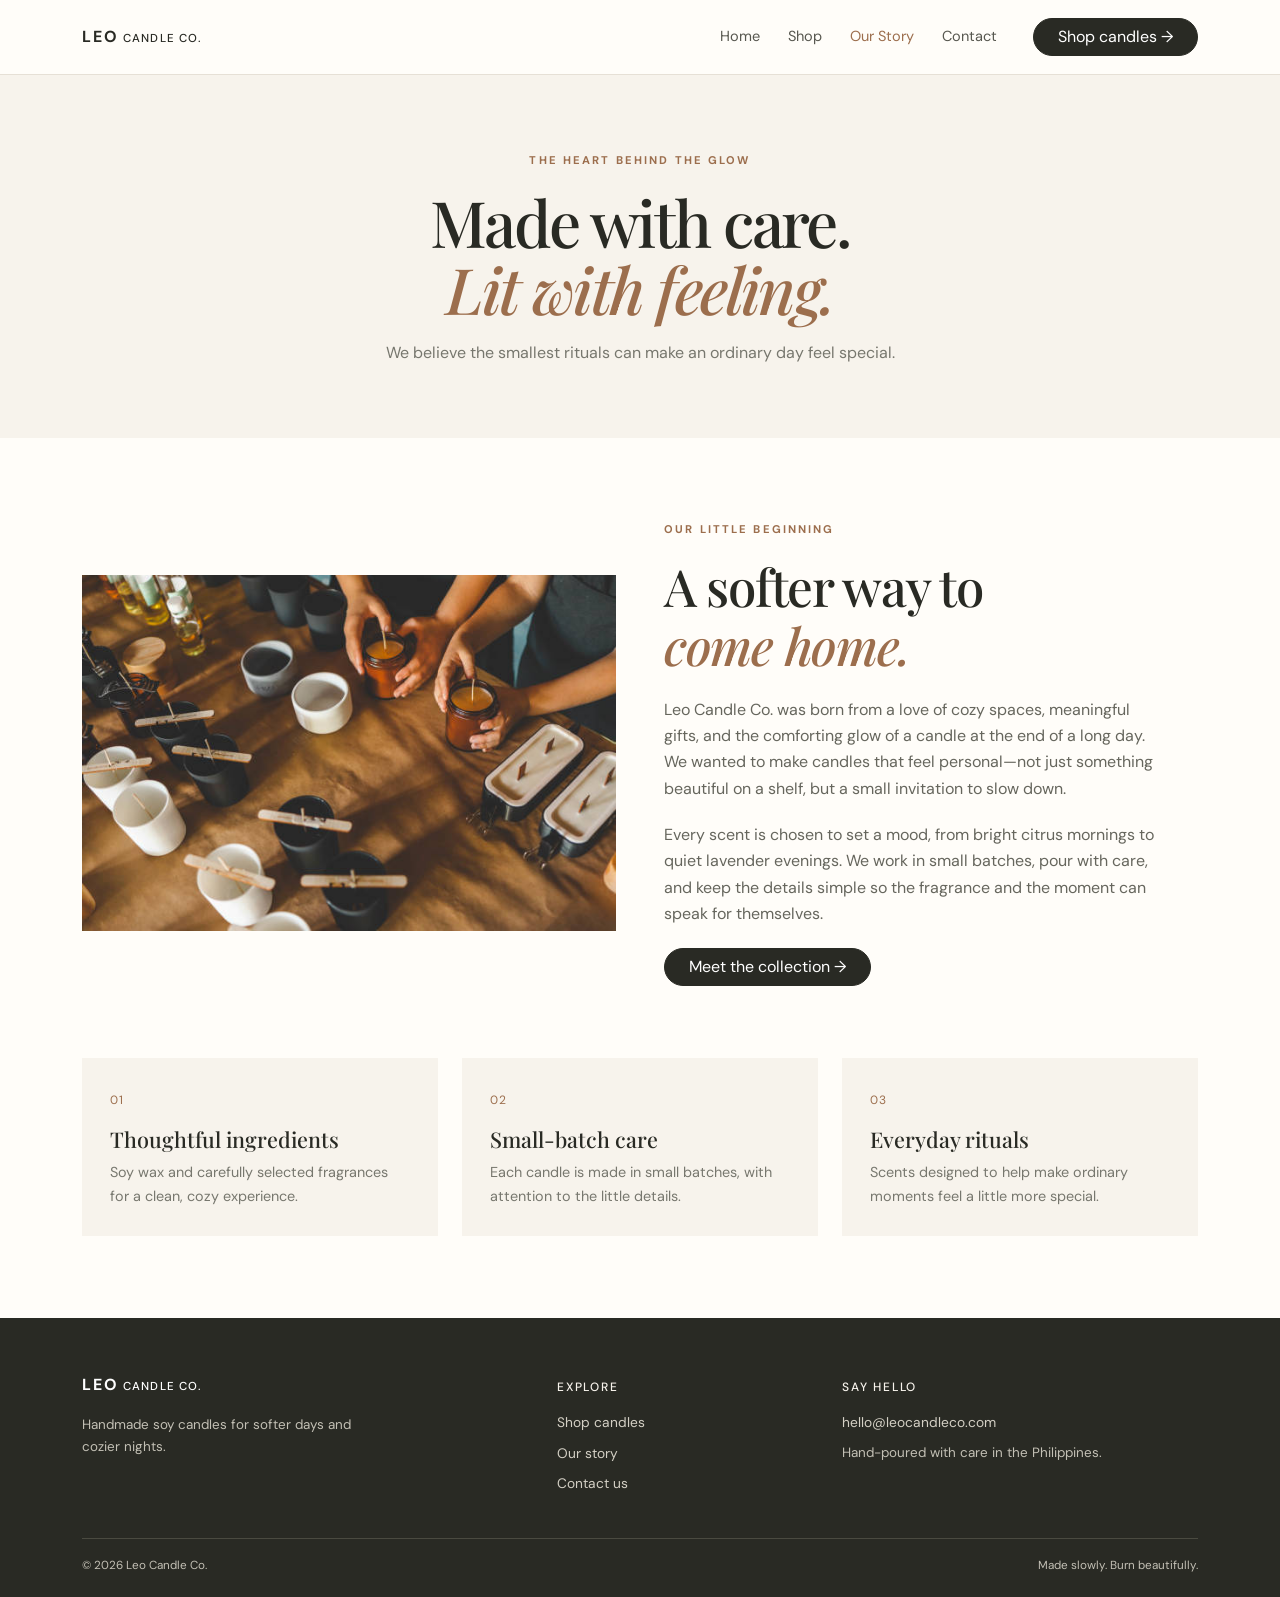
<file: about1.html>
<!DOCTYPE html><html lang="en"><head><meta charset="UTF-8"><meta name="viewport" content="width=device-width, initial-scale=1"><title>Our Story | Leo Candle Co.</title><link href="https://cdn.jsdelivr.net/npm/bootstrap@5.3.3/dist/css/bootstrap.min.css" rel="stylesheet"><link rel="stylesheet" href="css/style1.css"></head><body>
<nav class="navbar navbar-expand-lg navbar-light sticky-top site-nav"><div class="container"><a class="navbar-brand brand" href="index1.html">LEO<span> CANDLE CO.</span></a><button class="navbar-toggler" type="button" data-bs-toggle="collapse" data-bs-target="#mainNav" aria-label="Toggle navigation"><span class="navbar-toggler-icon"></span></button><div class="collapse navbar-collapse" id="mainNav"><ul class="navbar-nav ms-auto align-items-lg-center"><li class="nav-item"><a class="nav-link" href="index1.html">Home</a></li><li class="nav-item"><a class="nav-link" href="product.html">Shop</a></li><li class="nav-item"><a class="nav-link active" href="about1.html">Our Story</a></li><li class="nav-item"><a class="nav-link" href="contact.html">Contact</a></li><li class="nav-item ms-lg-3"><a class="btn btn-dark rounded-pill px-4" href="product.html">Shop candles →</a></li></ul></div></div></nav>
<header class="page-hero"><p class="eyebrow">THE HEART BEHIND THE GLOW</p><h1>Made with care.<br><em>Lit with feeling.</em></h1><p>We believe the smallest rituals can make an ordinary day feel special.</p></header><main class="section-pad"><div class="container"><div class="row align-items-center g-5"><div class="col-lg-6"><img class="story-image" src="images/workshop.jpg" alt="Handmade candle making"></div><div class="col-lg-6 story-copy"><p class="eyebrow">OUR LITTLE BEGINNING</p><h2>A softer way to<br><em>come home.</em></h2><p>Leo Candle Co. was born from a love of cozy spaces, meaningful gifts, and the comforting glow of a candle at the end of a long day. We wanted to make candles that feel personal—not just something beautiful on a shelf, but a small invitation to slow down.</p><p>Every scent is chosen to set a mood, from bright citrus mornings to quiet lavender evenings. We work in small batches, pour with care, and keep the details simple so the fragrance and the moment can speak for themselves.</p><a class="btn btn-dark rounded-pill px-4" href="product.html">Meet the collection →</a></div></div><div class="values-row row g-4 mt-5"><div class="col-md-4"><div class="value-card"><span>01</span><h3>Thoughtful ingredients</h3><p>Soy wax and carefully selected fragrances for a clean, cozy experience.</p></div></div><div class="col-md-4"><div class="value-card"><span>02</span><h3>Small-batch care</h3><p>Each candle is made in small batches, with attention to the little details.</p></div></div><div class="col-md-4"><div class="value-card"><span>03</span><h3>Everyday rituals</h3><p>Scents designed to help make ordinary moments feel a little more special.</p></div></div></div></div></main>
<footer class="site-footer"><div class="container"><div class="row gy-4"><div class="col-md-5"><a class="navbar-brand brand" href="index1.html">LEO<span> CANDLE CO.</span></a><p class="footer-blurb">Handmade soy candles for softer days and cozier nights.</p></div><div class="col-6 col-md-3"><h3>Explore</h3><a href="product.html">Shop candles</a><a href="about1.html">Our story</a><a href="contact.html">Contact us</a></div><div class="col-6 col-md-4"><h3>Say hello</h3><a href="mailto:hello@leocandleco.com">hello@leocandleco.com</a><p>Hand-poured with care in the Philippines.</p></div></div><div class="footer-bottom"><span>© 2026 Leo Candle Co.</span><span>Made slowly. Burn beautifully.</span></div></div></footer><script src="https://cdn.jsdelivr.net/npm/bootstrap@5.3.3/dist/js/bootstrap.bundle.min.js"></script><script src="js/script.js"></script></body></html>
</file>
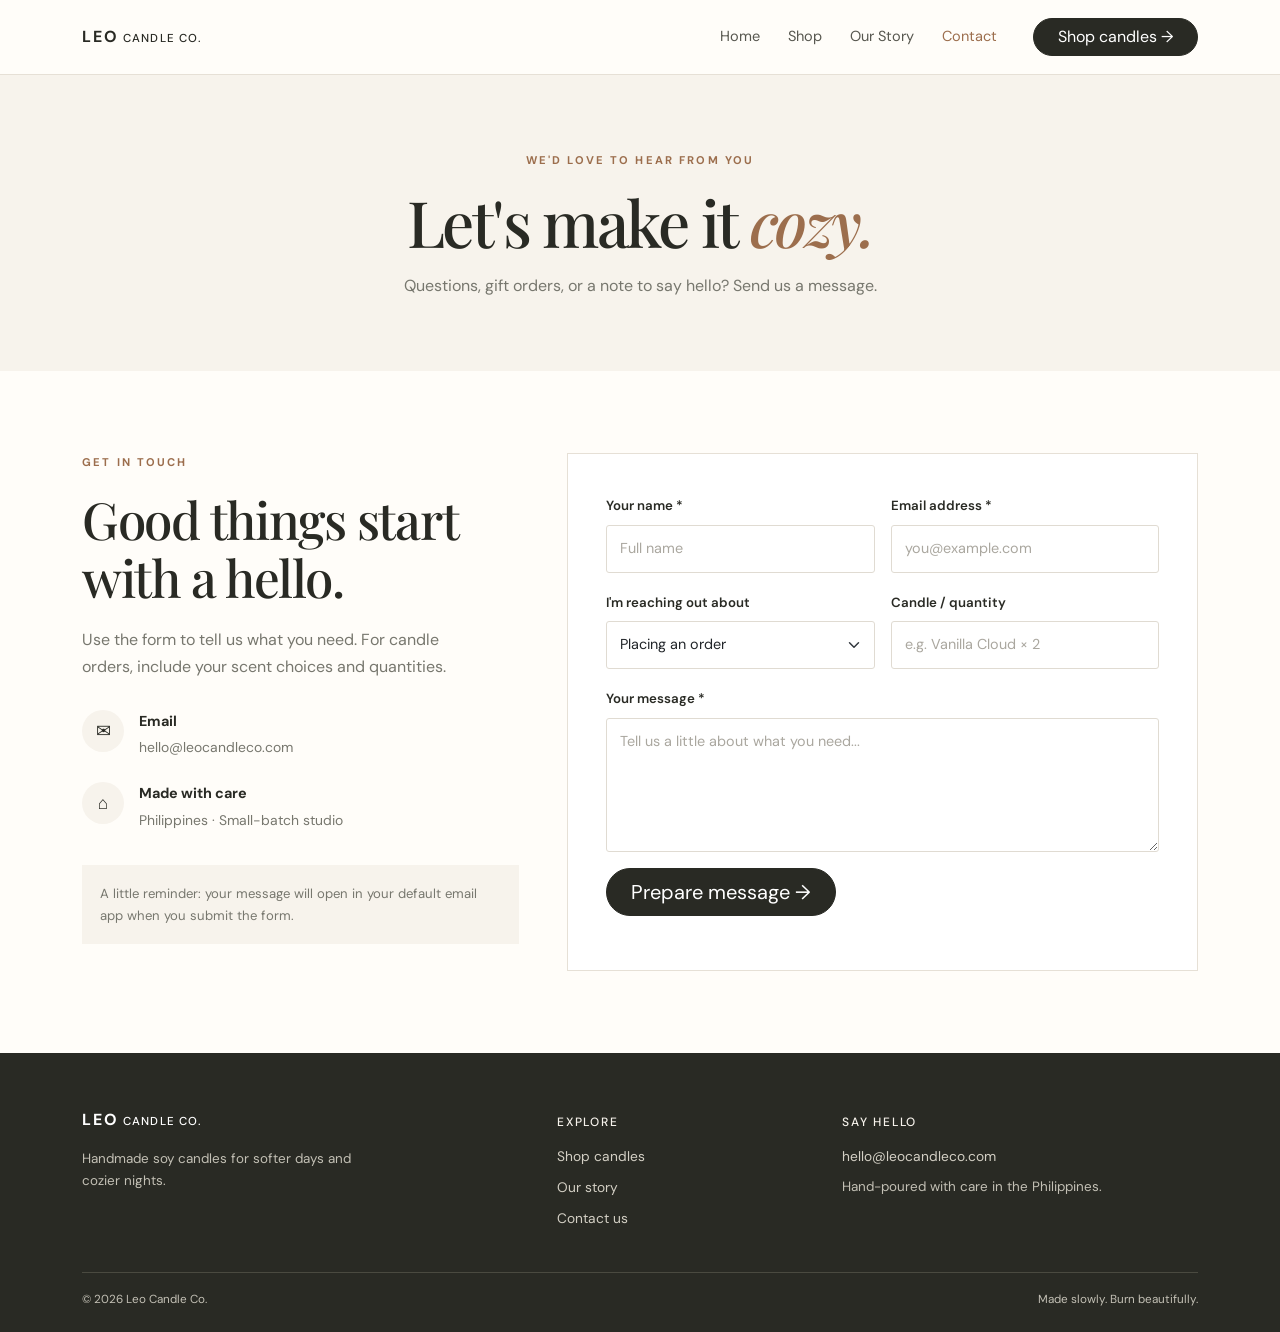
<file: contact.html>
<!DOCTYPE html><html lang="en"><head><meta charset="UTF-8"><meta name="viewport" content="width=device-width, initial-scale=1"><title>Contact & Orders | Leo Candle Co.</title><link href="https://cdn.jsdelivr.net/npm/bootstrap@5.3.3/dist/css/bootstrap.min.css" rel="stylesheet"><link rel="stylesheet" href="css/style1.css"></head><body>
<nav class="navbar navbar-expand-lg navbar-light sticky-top site-nav"><div class="container"><a class="navbar-brand brand" href="index1.html">LEO<span> CANDLE CO.</span></a><button class="navbar-toggler" type="button" data-bs-toggle="collapse" data-bs-target="#mainNav" aria-label="Toggle navigation"><span class="navbar-toggler-icon"></span></button><div class="collapse navbar-collapse" id="mainNav"><ul class="navbar-nav ms-auto align-items-lg-center"><li class="nav-item"><a class="nav-link" href="index1.html">Home</a></li><li class="nav-item"><a class="nav-link" href="product.html">Shop</a></li><li class="nav-item"><a class="nav-link" href="about1.html">Our Story</a></li><li class="nav-item"><a class="nav-link active" href="contact.html">Contact</a></li><li class="nav-item ms-lg-3"><a class="btn btn-dark rounded-pill px-4" href="product.html">Shop candles →</a></li></ul></div></div></nav>
<header class="page-hero"><p class="eyebrow">WE'D LOVE TO HEAR FROM YOU</p><h1>Let's make it <em>cozy.</em></h1><p>Questions, gift orders, or a note to say hello? Send us a message.</p></header><main class="section-pad"><div class="container"><div class="row g-5"><div class="col-lg-5 contact-details"><p class="eyebrow">GET IN TOUCH</p><h2>Good things start<br>with a hello.</h2><p>Use the form to tell us what you need. For candle orders, include your scent choices and quantities.</p><div class="contact-item"><span class="contact-icon">✉</span><div><strong>Email</strong><a href="mailto:hello@leocandleco.com">hello@leocandleco.com</a></div></div><div class="contact-item"><span class="contact-icon">⌂</span><div><strong>Made with care</strong><p>Philippines · Small-batch studio</p></div></div><div class="contact-note">A little reminder: your message will open in your default email app when you submit the form.</div></div><div class="col-lg-7"><form id="contactForm" class="contact-form"><div class="row g-3"><div class="col-md-6"><label for="name" class="form-label">Your name *</label><input class="form-control" id="name" name="name" required placeholder="Full name"></div><div class="col-md-6"><label for="email" class="form-label">Email address *</label><input class="form-control" id="email" name="email" type="email" required placeholder="you@example.com"></div><div class="col-md-6"><label for="reason" class="form-label">I'm reaching out about</label><select class="form-select" id="reason" name="reason"><option>Placing an order</option><option>Gift or bulk orders</option><option>Product question</option><option>Something else</option></select></div><div class="col-md-6"><label for="product" class="form-label">Candle / quantity</label><input class="form-control" id="product" name="product" placeholder="e.g. Vanilla Cloud × 2"></div><div class="col-12"><label for="message" class="form-label">Your message *</label><textarea class="form-control" id="message" name="message" rows="5" required placeholder="Tell us a little about what you need..."></textarea></div><div class="col-12"><button class="btn btn-dark btn-lg rounded-pill px-4" type="submit">Prepare message →</button><p class="form-message mt-3" id="contactMessage" role="status"></p></div></div></form></div></div></div></main>
<footer class="site-footer"><div class="container"><div class="row gy-4"><div class="col-md-5"><a class="navbar-brand brand" href="index1.html">LEO<span> CANDLE CO.</span></a><p class="footer-blurb">Handmade soy candles for softer days and cozier nights.</p></div><div class="col-6 col-md-3"><h3>Explore</h3><a href="product.html">Shop candles</a><a href="about1.html">Our story</a><a href="contact.html">Contact us</a></div><div class="col-6 col-md-4"><h3>Say hello</h3><a href="mailto:hello@leocandleco.com">hello@leocandleco.com</a><p>Hand-poured with care in the Philippines.</p></div></div><div class="footer-bottom"><span>© 2026 Leo Candle Co.</span><span>Made slowly. Burn beautifully.</span></div></div></footer><script src="https://cdn.jsdelivr.net/npm/bootstrap@5.3.3/dist/js/bootstrap.bundle.min.js"></script><script src="js/script.js"></script></body></html>
</file>
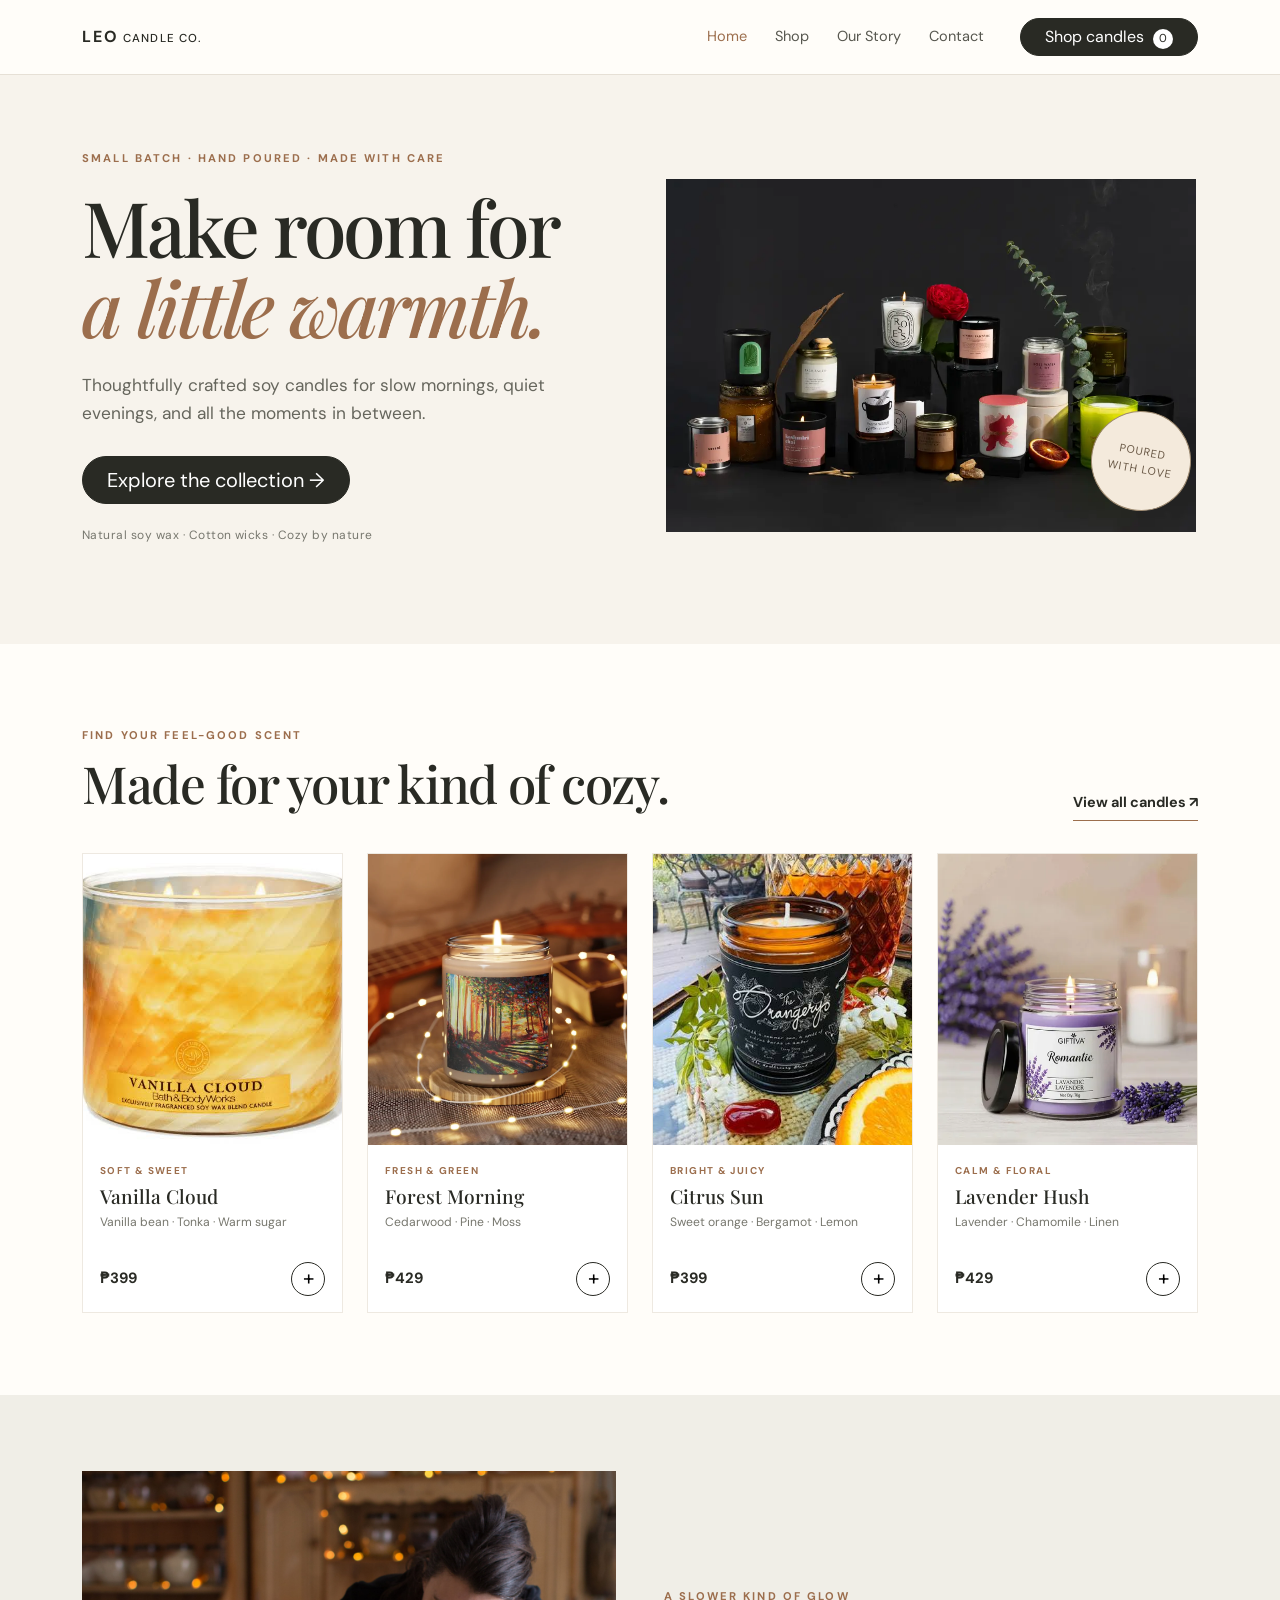
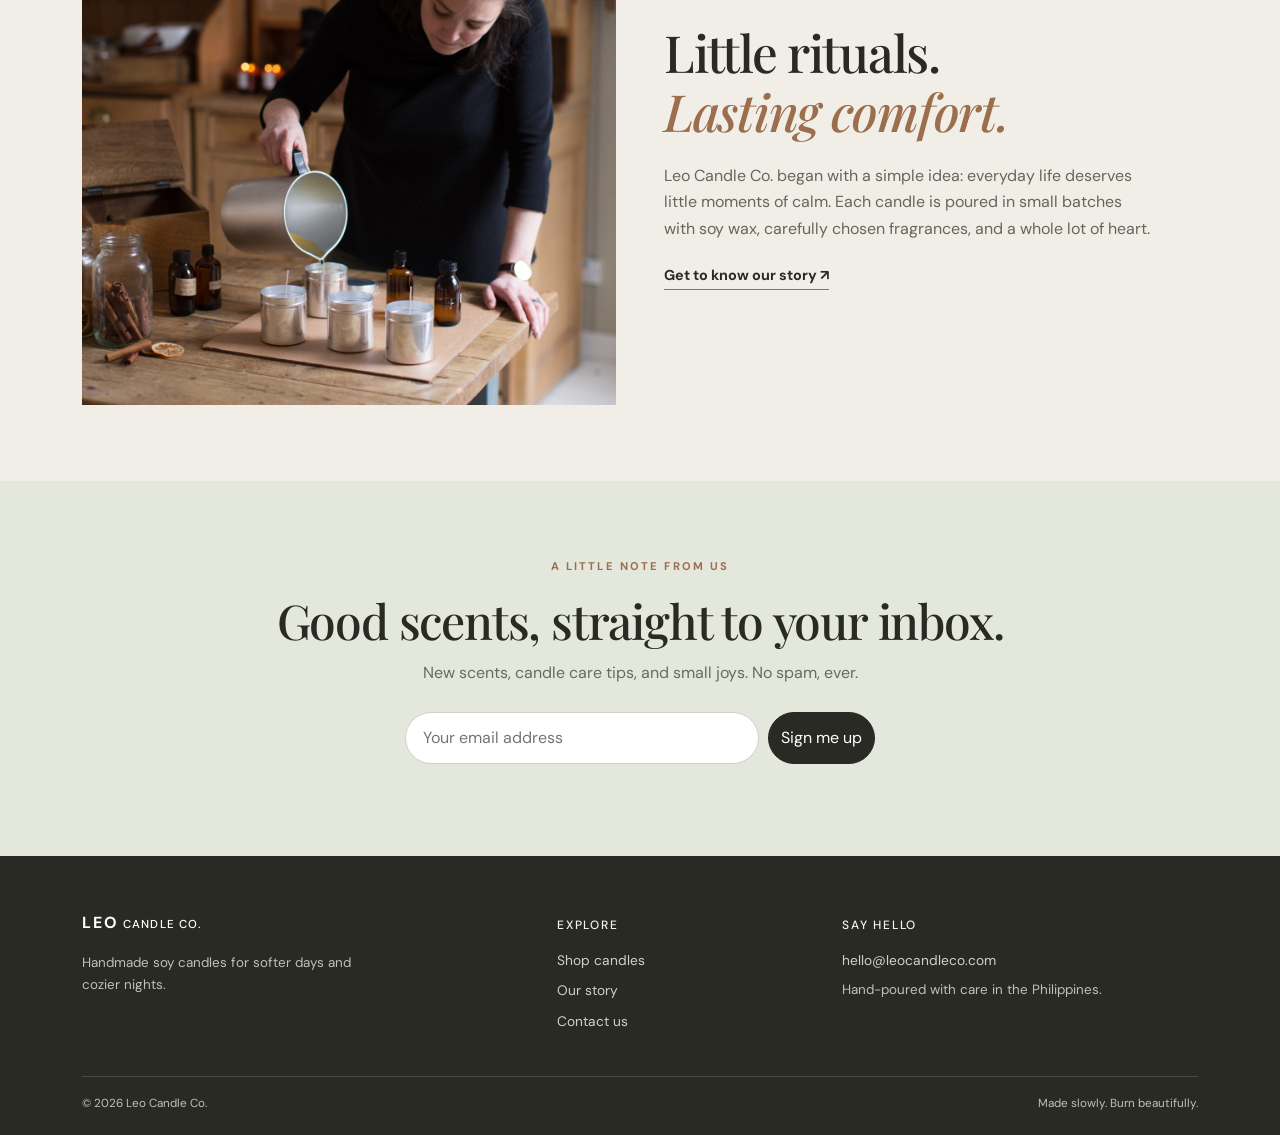
<file: index1.html>
<!DOCTYPE html>
<html lang="en">
<head>
  <meta charset="UTF-8"><meta name="viewport" content="width=device-width, initial-scale=1.0">
  <title>Leo Candle Co. | Handmade Soy Candles</title>
  <link href="https://cdn.jsdelivr.net/npm/bootstrap@5.3.3/dist/css/bootstrap.min.css" rel="stylesheet">
  <link rel="stylesheet" href="css/style1.css">
</head>
<body>
<nav class="navbar navbar-expand-lg navbar-light sticky-top site-nav"><div class="container"><a class="navbar-brand brand" href="index1.html">LEO<span> CANDLE CO.</span></a><button class="navbar-toggler" type="button" data-bs-toggle="collapse" data-bs-target="#mainNav" aria-label="Toggle navigation"><span class="navbar-toggler-icon"></span></button><div class="collapse navbar-collapse" id="mainNav"><ul class="navbar-nav ms-auto align-items-lg-center"><li class="nav-item"><a class="nav-link active" href="index1.html">Home</a></li><li class="nav-item"><a class="nav-link" href="product.html">Shop</a></li><li class="nav-item"><a class="nav-link" href="about1.html">Our Story</a></li><li class="nav-item"><a class="nav-link" href="contact.html">Contact</a></li><li class="nav-item ms-lg-3"><a class="btn btn-dark rounded-pill px-4" href="product.html">Shop candles <span class="cart-count">0</span></a></li></ul></div></div></nav>
<header class="hero"><div class="container"><div class="row align-items-center g-5"><div class="col-lg-6 hero-copy"><p class="eyebrow">SMALL BATCH · HAND POURED · MADE WITH CARE</p><h1>Make room for<br><em>a little warmth.</em></h1><p class="lead-copy">Thoughtfully crafted soy candles for slow mornings, quiet evenings, and all the moments in between.</p><a class="btn btn-dark btn-lg rounded-pill px-4" href="product.html">Explore the collection <span aria-hidden="true">→</span></a><p class="hero-note">Natural soy wax · Cotton wicks · Cozy by nature</p></div><div class="col-lg-6"><div class="hero-art"><img src="images/product list.webp" alt="Hand-poured candles in warm neutral tones"><span class="round-stamp">POURED<br>WITH LOVE</span></div></div></div></div></header>
<section class="section-pad"><div class="container"><div class="section-heading"><div><p class="eyebrow">FIND YOUR FEEL-GOOD SCENT</p><h2>Made for your kind of cozy.</h2></div><a class="text-link" href="product.html">View all candles ↗</a></div><div class="row g-4 product-grid"><div class="col-6 col-lg-3"><article class="product-card"><a href="product.html"><img src="images/vanilla cloud candle.jfif" alt="Vanilla Cloud candle"></a><div class="product-info"><p class="product-type">SOFT & SWEET</p><h3>Vanilla Cloud</h3><p class="scent">Vanilla bean · Tonka · Warm sugar</p><div class="product-bottom"><strong>₱399</strong><button class="add-btn" data-add="Vanilla Cloud" aria-label="Add Vanilla Cloud to order">+</button></div></div></article></div><div class="col-6 col-lg-3"><article class="product-card"><a href="product.html"><img src="images/forest morning.webp" alt="Forest Morning candle"></a><div class="product-info"><p class="product-type">FRESH & GREEN</p><h3>Forest Morning</h3><p class="scent">Cedarwood · Pine · Moss</p><div class="product-bottom"><strong>₱429</strong><button class="add-btn" data-add="Forest Morning" aria-label="Add Forest Morning to order">+</button></div></div></article></div><div class="col-6 col-lg-3"><article class="product-card"><a href="product.html"><img src="images/citrus sun.jfif" alt="Citrus Sun candle"></a><div class="product-info"><p class="product-type">BRIGHT & JUICY</p><h3>Citrus Sun</h3><p class="scent">Sweet orange · Bergamot · Lemon</p><div class="product-bottom"><strong>₱399</strong><button class="add-btn" data-add="Citrus Sun" aria-label="Add Citrus Sun to order">+</button></div></div></article></div><div class="col-6 col-lg-3"><article class="product-card"><a href="product.html"><img src="images/lavender.webp" alt="Lavender Hush candle"></a><div class="product-info"><p class="product-type">CALM & FLORAL</p><h3>Lavender Hush</h3><p class="scent">Lavender · Chamomile · Linen</p><div class="product-bottom"><strong>₱429</strong><button class="add-btn" data-add="Lavender Hush" aria-label="Add Lavender Hush to order">+</button></div></div></article></div></div></div></section>
<section class="story-strip"><div class="container"><div class="row align-items-center g-5"><div class="col-lg-6"><img class="story-image" src="images/candle-making.jpg" alt="A candle being carefully hand poured"></div><div class="col-lg-6 story-copy"><p class="eyebrow">A SLOWER KIND OF GLOW</p><h2>Little rituals.<br><em>Lasting comfort.</em></h2><p>Leo Candle Co. began with a simple idea: everyday life deserves little moments of calm. Each candle is poured in small batches with soy wax, carefully chosen fragrances, and a whole lot of heart.</p><a class="text-link" href="about1.html">Get to know our story ↗</a></div></div></div></section>
<section class="newsletter"><div class="container text-center"><p class="eyebrow">A LITTLE NOTE FROM US</p><h2>Good scents, straight to your inbox.</h2><p>New scents, candle care tips, and small joys. No spam, ever.</p><form class="newsletter-form" id="newsletterForm"><label class="visually-hidden" for="newsletterEmail">Email address</label><input id="newsletterEmail" type="email" placeholder="Your email address" required><button class="btn btn-dark rounded-pill" type="submit">Sign me up</button></form><p id="newsletterMessage" class="form-message" role="status"></p></div></section>
<footer class="site-footer"><div class="container"><div class="row gy-4"><div class="col-md-5"><a class="navbar-brand brand" href="index1.html">LEO<span> CANDLE CO.</span></a><p class="footer-blurb">Handmade soy candles for softer days and cozier nights.</p></div><div class="col-6 col-md-3"><h3>Explore</h3><a href="product.html">Shop candles</a><a href="about1.html">Our story</a><a href="contact.html">Contact us</a></div><div class="col-6 col-md-4"><h3>Say hello</h3><a href="mailto:hello@leocandleco.com">hello@leocandleco.com</a><p>Hand-poured with care in the Philippines.</p></div></div><div class="footer-bottom"><span>© 2026 Leo Candle Co.</span><span>Made slowly. Burn beautifully.</span></div></div></footer>
<script src="https://cdn.jsdelivr.net/npm/bootstrap@5.3.3/dist/js/bootstrap.bundle.min.js"></script><script src="js/script.js"></script></body></html>
</file>
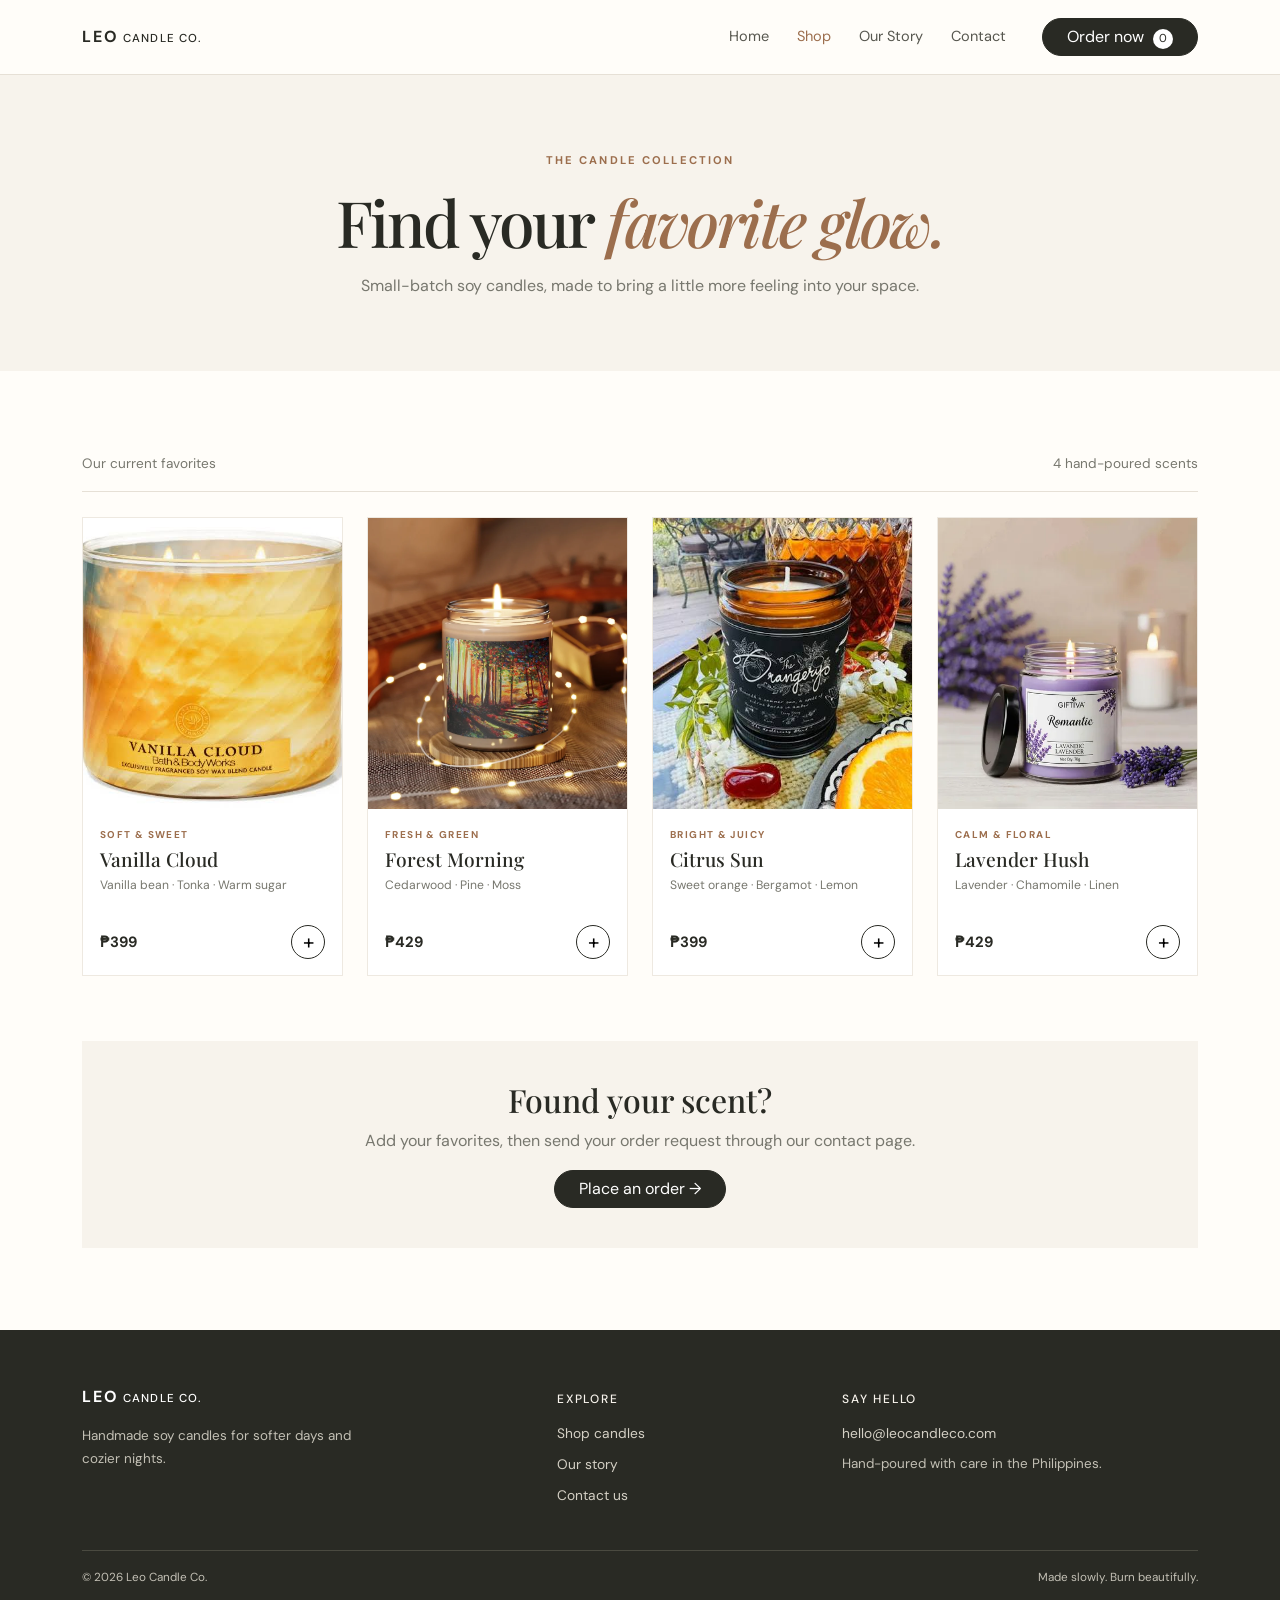
<file: product.html>
<!DOCTYPE html><html lang="en"><head><meta charset="UTF-8"><meta name="viewport" content="width=device-width, initial-scale=1"><title>Shop Candles | Leo Candle Co.</title><link href="https://cdn.jsdelivr.net/npm/bootstrap@5.3.3/dist/css/bootstrap.min.css" rel="stylesheet"><link rel="stylesheet" href="css/style1.css"></head><body>
<nav class="navbar navbar-expand-lg navbar-light sticky-top site-nav"><div class="container"><a class="navbar-brand brand" href="index1.html">LEO<span> CANDLE CO.</span></a><button class="navbar-toggler" type="button" data-bs-toggle="collapse" data-bs-target="#mainNav" aria-label="Toggle navigation"><span class="navbar-toggler-icon"></span></button><div class="collapse navbar-collapse" id="mainNav"><ul class="navbar-nav ms-auto align-items-lg-center"><li class="nav-item"><a class="nav-link" href="index1.html">Home</a></li><li class="nav-item"><a class="nav-link active" href="product.html">Shop</a></li><li class="nav-item"><a class="nav-link" href="about1.html">Our Story</a></li><li class="nav-item"><a class="nav-link" href="contact.html">Contact</a></li><li class="nav-item ms-lg-3"><a class="btn btn-dark rounded-pill px-4" href="contact.html">Order now <span class="cart-count">0</span></a></li></ul></div></div></nav>
<header class="page-hero"><p class="eyebrow">THE CANDLE COLLECTION</p><h1>Find your <em>favorite glow.</em></h1><p>Small-batch soy candles, made to bring a little more feeling into your space.</p></header><main class="section-pad"><div class="container"><div class="shop-toolbar"><span>Our current favorites</span><span>4 hand-poured scents</span></div><div class="row g-4 product-grid"><div class="col-6 col-lg-3"><article class="product-card"><img src="images/vanilla cloud candle.jfif" alt="Vanilla Cloud candle"><div class="product-info"><p class="product-type">SOFT & SWEET</p><h3>Vanilla Cloud</h3><p class="scent">Vanilla bean · Tonka · Warm sugar</p><div class="product-bottom"><strong>₱399</strong><button class="add-btn" data-add="Vanilla Cloud">+</button></div></div></article></div><div class="col-6 col-lg-3"><article class="product-card"><img src="images/forest morning.webp" alt="Forest Morning candle"><div class="product-info"><p class="product-type">FRESH & GREEN</p><h3>Forest Morning</h3><p class="scent">Cedarwood · Pine · Moss</p><div class="product-bottom"><strong>₱429</strong><button class="add-btn" data-add="Forest Morning">+</button></div></div></article></div><div class="col-6 col-lg-3"><article class="product-card"><img src="images/citrus sun.jfif" alt="Citrus Sun candle"><div class="product-info"><p class="product-type">BRIGHT & JUICY</p><h3>Citrus Sun</h3><p class="scent">Sweet orange · Bergamot · Lemon</p><div class="product-bottom"><strong>₱399</strong><button class="add-btn" data-add="Citrus Sun">+</button></div></div></article></div><div class="col-6 col-lg-3"><article class="product-card"><img src="images/lavender.webp" alt="Lavender Hush candle"><div class="product-info"><p class="product-type">CALM & FLORAL</p><h3>Lavender Hush</h3><p class="scent">Lavender · Chamomile · Linen</p><div class="product-bottom"><strong>₱429</strong><button class="add-btn" data-add="Lavender Hush">+</button></div></div></article></div></div><div class="order-callout"><h2>Found your scent?</h2><p>Add your favorites, then send your order request through our contact page.</p><a class="btn btn-dark rounded-pill px-4" href="contact.html">Place an order →</a></div></div></main>
<footer class="site-footer"><div class="container"><div class="row gy-4"><div class="col-md-5"><a class="navbar-brand brand" href="index1.html">LEO<span> CANDLE CO.</span></a><p class="footer-blurb">Handmade soy candles for softer days and cozier nights.</p></div><div class="col-6 col-md-3"><h3>Explore</h3><a href="product.html">Shop candles</a><a href="about1.html">Our story</a><a href="contact.html">Contact us</a></div><div class="col-6 col-md-4"><h3>Say hello</h3><a href="mailto:hello@leocandleco.com">hello@leocandleco.com</a><p>Hand-poured with care in the Philippines.</p></div></div><div class="footer-bottom"><span>© 2026 Leo Candle Co.</span><span>Made slowly. Burn beautifully.</span></div></div></footer><script src="https://cdn.jsdelivr.net/npm/bootstrap@5.3.3/dist/js/bootstrap.bundle.min.js"></script><script src="js/script.js"></script></body></html>
</file>
<file: style.css>
/* ==========================================================
   PERSONAL PORTFOLIO — responsive stylesheet
   Edit colors, text, skill levels, and project details as needed.
   ========================================================== */
@import url('https://fonts.googleapis.com/css2?family=DM+Sans:wght@400;500;600;700&family=Manrope:wght@400;500;600;700;800&display=swap');

:root {
  --ink: #17202d;
  --muted: #667085;
  --paper: #ffffff;
  --soft: #f6f8fb;
  --line: #e7ebf1;
  --navy: #101a2c;
  --navy-2: #17263d;
  --accent: #f5a623;
  --accent-2: #ffca70;
  --blue: #5878f7;
  --radius: 18px;
  --shadow: 0 18px 50px rgba(19, 32, 52, .08);
}
* { box-sizing: border-box; }
html { scroll-behavior: smooth; scroll-padding-top: 86px; }
body { margin: 0; font-family: 'DM Sans', sans-serif; color: var(--ink); background: var(--paper); line-height: 1.65; }
a { color: inherit; text-decoration: none; }
button, input, textarea { font: inherit; }
.container { width: min(1120px, calc(100% - 44px)); margin: 0 auto; }
.site-header { height: 78px; position: sticky; top: 0; z-index: 20; background: rgba(16, 26, 44, .96); backdrop-filter: blur(14px); border-bottom: 1px solid rgba(255,255,255,.07); }
.nav-wrap { height: 100%; display: flex; align-items: center; justify-content: space-between; gap: 28px; }
.brand { display: inline-flex; align-items: center; gap: 7px; color: white; font: 800 14px 'Manrope', sans-serif; letter-spacing: 1.1px; white-space: nowrap; }
.brand-mark { display: grid; place-items: center; width: 31px; height: 31px; color: var(--navy); background: var(--accent); border-radius: 9px; font-size: 16px; }
.brand-light { color: #9da9bb; margin-left: -6px; }
.nav-menu { display: flex; align-items: center; gap: 30px; }
.nav-menu a { color: #c2cbd8; font-size: 12px; font-weight: 700; transition: color .2s; }
.nav-menu a:hover, .nav-menu a.active { color: var(--accent); }
.nav-toggle, .nav-toggle-label { display: none; }
.hero { min-height: 650px; position: relative; overflow: hidden; color: white; background: radial-gradient(ellipse at 75% 45%, #243958 0, #15243a 34%, #101a2c 70%); display: flex; align-items: center; }
.hero::after { content: ''; position: absolute; inset: 0; opacity: .12; pointer-events: none; background-image: linear-gradient(rgba(255,255,255,.08) 1px, transparent 1px), linear-gradient(90deg, rgba(255,255,255,.08) 1px, transparent 1px); background-size: 54px 54px; mask-image: linear-gradient(90deg, transparent, black); }
.hero-glow { position: absolute; border-radius: 50%; filter: blur(2px); pointer-events: none; }
.glow-one { width: 300px; height: 300px; background: rgba(245,166,35,.07); right: 2%; top: 5%; }
.glow-two { width: 240px; height: 240px; border: 1px solid rgba(255,255,255,.06); right: 35%; bottom: -160px; }
.hero-grid { display: grid; grid-template-columns: 1.05fr .95fr; align-items: center; gap: 45px; padding-top: 35px; padding-bottom: 76px; position: relative; z-index: 1; }
.eyebrow { display: flex; align-items: center; gap: 10px; color: var(--accent); font-size: 10px; font-weight: 800; letter-spacing: 2px; margin: 0 0 15px; }
.eyebrow-line { display: inline-block; width: 27px; height: 2px; background: var(--accent); }
.hero h1 { font: 800 clamp(42px, 5vw, 66px)/1.08 'Manrope', sans-serif; letter-spacing: -2.8px; margin: 0 0 15px; }
.hero h1 span, .section-heading h2 span { color: var(--accent); }
.hero h2 { font: 600 clamp(16px, 2vw, 21px) 'Manrope', sans-serif; color: #dce3ec; margin: 0 0 21px; }
.accent-dot { color: var(--accent); padding: 0 5px; }
.hero-description { max-width: 500px; color: #aeb9c9; font-size: 14px; line-height: 1.9; }
.hero-actions { display: flex; gap: 12px; flex-wrap: wrap; margin-top: 28px; }
.button { min-height: 47px; display: inline-flex; align-items: center; justify-content: center; gap: 16px; padding: 0 21px; border: 1px solid transparent; border-radius: 8px; cursor: pointer; font-size: 12px; font-weight: 800; transition: transform .2s, background .2s, border-color .2s; }
.button:hover { transform: translateY(-2px); }
.button-primary { background: var(--accent); color: #1d2633; box-shadow: 0 8px 22px rgba(245,166,35,.16); }
.button-primary:hover { background: var(--accent-2); }
.button-outline { color: white; border-color: #46556b; background: rgba(255,255,255,.02); }
.button-outline:hover { border-color: var(--accent); }
.hero-socials { display: flex; align-items: center; gap: 10px; margin-top: 39px; }
.hero-socials > span { color: #8290a4; font-size: 9px; font-weight: 800; letter-spacing: 1.5px; margin-right: 8px; }
.hero-socials a { display: grid; place-items: center; width: 31px; height: 31px; border: 1px solid #3b4a60; border-radius: 50%; color: #dce3ec; font-size: 11px; font-weight: 800; }
.hero-socials a:hover { color: var(--accent); border-color: var(--accent); }
.hero-art { height: 430px; position: relative; display: grid; place-items: center; }
.art-ring { position: absolute; border: 1px solid rgba(255,255,255,.11); border-radius: 50%; }
.ring-one { width: 360px; height: 360px; }
.ring-two { width: 285px; height: 285px; border-style: dashed; border-color: rgba(245,166,35,.25); }
.profile-placeholder { width: 224px; height: 280px; position: relative; overflow: hidden; border-radius: 110px 110px 22px 22px; background: linear-gradient(145deg, #f7c77a, #bd7845 52%, #253c59 53%, #192b43); box-shadow: 0 28px 65px rgba(0,0,0,.25); }
.hero-profile-image { display: block; width: 100%; height: 100%; object-fit: cover; object-position: center; }
.profile-placeholder::before { content: ''; position: absolute; width: 150px; height: 150px; border: 1px solid rgba(255,255,255,.25); border-radius: 50%; top: 38px; left: 37px; }
.profile-caption { position: absolute; bottom: 15px; left: 0; right: 0; z-index: 1; text-align: center; color: #d7dfeb; font-size: 8px; line-height: 1.6; letter-spacing: 2px; }
.profile-caption b { color: var(--accent); }
.code-card { position: absolute; top: 37px; left: 3px; width: 145px; height: 95px; padding: 12px; border: 1px solid #46566c; border-radius: 10px; background: rgba(17,28,46,.92); box-shadow: var(--shadow); transform: rotate(-7deg); }
.code-dot { display: inline-block; width: 5px; height: 5px; border-radius: 50%; background: #f28a76; margin-right: 4px; }
.code-dot:nth-child(2) { background: #f4c45e; }.code-dot:nth-child(3) { background: #77c69c; }
.code-lines { margin-top: 11px; display: grid; gap: 6px; }
.code-lines i { display: block; height: 4px; width: 75%; border-radius: 5px; background: #4e80a6; }
.code-lines i:nth-child(2) { width: 55%; margin-left: 14px; background: #d9a05b; }.code-lines i:nth-child(3) { width: 65%; margin-left: 14px; background: #6d9d8c; }
.floating-badge { position: absolute; display: flex; align-items: center; gap: 10px; padding: 11px 14px; border: 1px solid #43536a; border-radius: 11px; background: rgba(20,34,54,.94); box-shadow: 0 12px 28px rgba(0,0,0,.2); color: #dce4ef; font-size: 10px; font-weight: 700; }
.floating-badge b { display: grid; place-items: center; width: 30px; height: 30px; border-radius: 8px; color: var(--navy); background: var(--accent); font-size: 12px; }
.badge-html { right: -5px; top: 105px; }.badge-design { bottom: 56px; left: 5px; }.badge-design b { color: white; background: #687ff2; font-size: 18px; }
.art-label { position: absolute; right: -7px; bottom: 25px; color: #718198; font-size: 9px; letter-spacing: 2px; font-weight: 800; }.art-label span { color: var(--accent); padding: 0 5px; }
.scroll-cue { position: absolute; z-index: 2; bottom: 22px; left: 50%; transform: translateX(-50%); display: flex; align-items: center; gap: 10px; color: #74839a; font-size: 8px; font-weight: 800; letter-spacing: 2px; white-space: nowrap; }
.scroll-cue span { width: 15px; height: 22px; border: 1px solid #67758b; border-radius: 10px; position: relative; }.scroll-cue span::after { content: ''; position: absolute; top: 4px; left: 6px; width: 2px; height: 5px; background: var(--accent); border-radius: 2px; }
.section { padding: 92px 0; }
.section-light { background: #fff; }
.section-heading { text-align: center; max-width: 600px; margin: 0 auto 47px; }
.section-heading .eyebrow { justify-content: center; }
.section-heading h2 { font: 800 clamp(30px, 4vw, 42px)/1.2 'Manrope', sans-serif; letter-spacing: -1.5px; margin: 0 0 13px; }
.section-heading h2 span { color: #dc941a; }
.section-heading > p:last-child { margin: 0; color: var(--muted); font-size: 13px; }
.about-grid { display: grid; grid-template-columns: .82fr 1.18fr; align-items: center; gap: 78px; }
.about-visual { position: relative; padding: 20px 0 20px 15px; }
.about-card { position: relative; z-index: 1; min-height: 350px; padding: 36px 30px; border-radius: 20px; overflow: hidden; color: white; background: linear-gradient(145deg, #1b2a42, #101a2c); box-shadow: 0 20px 45px rgba(16,26,44,.16); }
.about-card::after { content: ''; position: absolute; width: 240px; height: 240px; border: 1px solid rgba(245,166,35,.28); border-radius: 50%; right: -85px; top: -75px; box-shadow: 0 0 0 24px rgba(245,166,35,.03), 0 0 0 48px rgba(245,166,35,.025); }
.about-monogram { font: 800 88px/1 'Manrope', sans-serif; letter-spacing: -7px; color: #fff; margin: 15px 0 24px; }.about-monogram span { color: var(--accent); }
.about-card-title { font-size: 10px; letter-spacing: 2.5px; color: #b9c4d3; }
.mini-stat-row { display: flex; gap: 25px; border-top: 1px solid #35445a; margin-top: 48px; padding-top: 20px; }
.mini-stat-row div { display: grid; gap: 2px; }.mini-stat-row strong { color: var(--accent); font: 800 17px 'Manrope', sans-serif; }.mini-stat-row span { color: #9ba8ba; font-size: 10px; }
.decor { position: absolute; display: block; }.decor-square { width: 50px; height: 50px; background: var(--accent); border-radius: 12px; right: -14px; bottom: 1px; transform: rotate(12deg); }.decor-circle { width: 25px; height: 25px; border: 5px solid #6c83f5; border-radius: 50%; left: -2px; top: 4px; }
.about-content h3 { font: 800 24px 'Manrope', sans-serif; letter-spacing: -.7px; margin: 0 0 18px; }.muted { color: var(--muted); font-size: 13px; line-height: 1.9; }
.details-grid { display: grid; grid-template-columns: 1fr 1fr; gap: 23px 18px; margin: 28px 0; }
.detail { display: flex; align-items: center; gap: 12px; min-width: 0; }.detail-icon { display: grid; place-items: center; width: 38px; height: 38px; flex: 0 0 38px; border-radius: 10px; color: #c88612; background: #fff4df; font-weight: 800; }
.detail div { min-width: 0; }.detail small, .contact-method small { display: block; color: #8b95a5; font-size: 8px; font-weight: 800; letter-spacing: 1.3px; }.detail strong { display: block; font-size: 11px; overflow-wrap: anywhere; }
.text-link { display: inline-flex; align-items: center; gap: 12px; color: #b8790d; font-size: 12px; font-weight: 800; }.text-link span { font-size: 18px; transition: transform .2s; }.text-link:hover span { transform: translateX(4px); }
.skills-section { background: #f6f8fb; }
.skills-grid { display: grid; grid-template-columns: repeat(2, 1fr); gap: 17px; }
.skill-card { padding: 22px 24px; border: 1px solid #e8edf4; border-radius: 14px; background: white; transition: transform .2s, box-shadow .2s; }.skill-card:hover { transform: translateY(-3px); box-shadow: var(--shadow); }
.skill-top { display: flex; align-items: center; gap: 13px; }.skill-icon { display: grid; place-items: center; width: 42px; height: 42px; flex: 0 0 42px; border-radius: 11px; font-size: 13px; font-weight: 800; }.orange { background: #fff0df; color: #e28a16; }.blue { background: #e8edff; color: #536df0; }.yellow { background: #fff7d9; color: #b88a0d; }.green { background: #e1f7ed; color: #26936b; }.purple { background: #f0e8ff; color: #8055ce; }.pink { background: #ffe8f0; color: #d14d85; }
.skill-top div { flex: 1; }.skill-top h3 { font: 800 13px 'Manrope', sans-serif; margin: 0; }.skill-top p { margin: 2px 0 0; color: #8993a3; font-size: 10px; }.skill-top > strong { color: #687386; font-size: 11px; }
.progress { height: 5px; margin-top: 19px; border-radius: 9px; overflow: hidden; background: #edf0f5; }.progress span { display: block; height: 100%; border-radius: inherit; background: linear-gradient(90deg, #e9a12a, #ffd078); }
.skills-note { margin: 20px 0 0; text-align: center; color: #98a1ae; font-size: 10px; }
.resume-grid { display: grid; grid-template-columns: 1fr 1fr; gap: 55px; }.column-title { display: flex; align-items: center; gap: 10px; font: 800 17px 'Manrope', sans-serif; margin: 0 0 25px; }.column-title span { display: grid; place-items: center; width: 35px; height: 35px; border-radius: 10px; background: #fff0d5; color: #c98715; }
.timeline-item { position: relative; padding: 0 0 27px 25px; border-left: 1px solid #e1e6ee; }.timeline-item:last-child { border-left-color: transparent; padding-bottom: 0; }.timeline-dot { position: absolute; left: -5px; top: 4px; width: 9px; height: 9px; border: 2px solid var(--accent); border-radius: 50%; background: white; }.timeline-date { color: #bd801a; font-size: 9px; font-weight: 800; letter-spacing: 1.2px; margin: 0 0 7px; }.timeline-item h4 { margin: 0 0 4px; font: 800 14px 'Manrope', sans-serif; }.timeline-place { color: #596a84; font-size: 11px; font-weight: 700; margin: 0 0 9px; }.timeline-item .muted { margin: 0; font-size: 12px; }
.resume-download { display: flex; align-items: center; justify-content: space-between; gap: 20px; padding: 22px 25px; margin-top: 45px; border: 1px solid var(--line); border-radius: 14px; background: #fafbfc; }.resume-download p { display: grid; margin: 0; gap: 3px; }.resume-download strong { font: 800 13px 'Manrope', sans-serif; }.resume-download p span { color: var(--muted); font-size: 11px; }
.portfolio-section { background: #f6f8fb; }.project-grid { display: grid; grid-template-columns: repeat(3, 1fr); gap: 22px; }.project-card { min-width: 0; background: white; border: 1px solid #e8edf3; border-radius: 16px; overflow: hidden; transition: transform .25s, box-shadow .25s; }.project-card:hover { transform: translateY(-5px); box-shadow: var(--shadow); }
.project-art { height: 220px; position: relative; display: grid; place-items: center; overflow: hidden; }.project-art-one { background: linear-gradient(135deg, #d9e5f7, #f6d8a5); }.project-art-two { background: linear-gradient(135deg, #d3f0e6, #d5dcff); }.project-art-three { background: linear-gradient(135deg, #ffe1ca, #f8c7d3); }
.project-chip { position: absolute; z-index: 2; top: 15px; left: 15px; padding: 5px 8px; border-radius: 5px; background: rgba(255,255,255,.78); color: #42516a; font-size: 8px; font-weight: 800; letter-spacing: 1px; }
.browser-mock { width: 68%; height: 132px; border-radius: 8px; background: #fff; box-shadow: 0 14px 30px #3c4b6424; transform: rotate(-4deg); overflow: hidden; }.browser-bar { height: 19px; display: flex; gap: 4px; align-items: center; padding-left: 9px; background: #f3f5f8; }.browser-bar i { width: 5px; height: 5px; background: #edaa8c; border-radius: 50%; }.browser-bar i:nth-child(2) { background: #eacb78; }.browser-bar i:nth-child(3) { background: #86c6a5; }.mock-content { padding: 14px; }.mock-content b { display: inline-block; width: 42%; height: 6px; background: #263c59; border-radius: 3px; margin-right: 40%; }.mock-content b:nth-child(2) { width: 23%; height: 4px; background: #e5a33c; margin: 9px 0; }.mock-content span { display: block; width: 75%; height: 4px; background: #dce2eb; margin: 5px 0; }.mock-content em { display: block; width: 40px; height: 13px; background: #e9a12a; border-radius: 3px; margin-top: 10px; }
.api-mock { width: 78%; padding: 18px 13px; border: 1px solid #d5e0e8; border-radius: 11px; background: #fbfffd; box-shadow: 0 14px 30px #3c4b6420; transform: rotate(3deg); }.api-line { display: flex; align-items: center; gap: 9px; padding: 8px 0; border-bottom: 1px solid #e9f0ee; font: 10px monospace; color: #536579; }.api-line b { padding: 3px 5px; border-radius: 3px; background: #d8f5e7; color: #178353; font-size: 8px; }.api-line b.put { background: #fff0d0; color: #a76d08; }.api-line b.post { background: #e5e9ff; color: #5667c7; }.api-status { margin-top: 10px; color: #1a9360; font: 800 9px monospace; }
.phone-mock { position: relative; width: 120px; height: 174px; border: 5px solid #253047; border-radius: 20px; background: #fffaf5; box-shadow: 0 12px 28px #6d3d4a30; padding: 25px 12px 10px; transform: rotate(-5deg); }.phone-notch { position: absolute; top: 5px; left: 38px; width: 35px; height: 5px; background: #253047; border-radius: 5px; }.phone-title { color: #283348; font-size: 10px; line-height: 1.35; }.phone-title b { color: #e97845; font-size: 13px; }.food-circle { display: grid; place-items: center; width: 53px; height: 53px; margin: 8px auto; border-radius: 50%; color: white; font-size: 22px; background: linear-gradient(135deg, #f5a24a, #e66c4d); box-shadow: 0 5px 12px #e66c4d40; }.phone-button { padding: 5px; border-radius: 4px; color: white; background: #27344b; text-align: center; font-size: 7px; font-weight: 700; }
.project-info { display: grid; grid-template-columns: 1fr 32px; padding: 21px 20px 20px; }.project-category { margin: 0 0 5px; color: #b77b17; font-size: 8px; font-weight: 800; letter-spacing: 1.2px; }.project-info h3 { margin: 0; font: 800 16px 'Manrope', sans-serif; }.project-arrow { display: grid; place-items: center; width: 31px; height: 31px; border: 1px solid #e5eaf0; border-radius: 50%; color: #52637a; font-size: 16px; }.project-arrow:hover { background: var(--accent); border-color: var(--accent); }.project-info > p { grid-column: 1 / -1; margin: 12px 0 14px; color: var(--muted); font-size: 11px; line-height: 1.8; }.tag-row { grid-column: 1 / -1; display: flex; flex-wrap: wrap; gap: 6px; }.tag-row span { padding: 4px 7px; border-radius: 4px; background: #f1f4f8; color: #657287; font-size: 8px; font-weight: 700; }
.center-action { display: flex; justify-content: center; margin-top: 35px; }.button-outline-dark { color: #26364d; border-color: #d3dbe6; background: transparent; }.button-outline-dark span { color: #b77b17; }.button-outline-dark:hover { border-color: var(--accent); }
.services-section { background: white; }.service-grid { display: grid; grid-template-columns: repeat(3, 1fr); gap: 20px; }.service-card { position: relative; padding: 28px 25px; border: 1px solid #e7ebf1; border-radius: 15px; background: #fff; transition: transform .2s, box-shadow .2s; }.service-card:hover { transform: translateY(-4px); box-shadow: var(--shadow); }.service-icon { display: grid; place-items: center; width: 47px; height: 47px; border-radius: 13px; color: #b77b17; background: #fff2d9; font-size: 22px; }.service-number { position: absolute; right: 25px; top: 20px; color: #d9dee6; font: 800 27px 'Manrope', sans-serif; margin: 0; }.service-card h3 { font: 800 16px 'Manrope', sans-serif; margin: 25px 0 9px; }.service-card > p:not(.service-number) { min-height: 60px; margin: 0 0 20px; color: var(--muted); font-size: 12px; }.service-card > a { display: inline-flex; gap: 10px; align-items: center; color: #a96f0e; font-size: 10px; font-weight: 800; }.service-card > a span { font-size: 16px; }.featured-service { background: #15233a; border-color: #15233a; color: white; }.featured-service .service-icon { background: #293b56; color: var(--accent); }.featured-service .service-number { color: #3b4a60; }.featured-service > p:not(.service-number) { color: #b4bfce; }.featured-service > a { color: var(--accent); }
.quote-band { padding: 50px 0; color: white; background: linear-gradient(105deg, #17263d, #101a2c); }.quote-content { display: flex; align-items: center; gap: 25px; }.quote-mark { color: var(--accent); font: 800 85px/.7 Georgia, serif; }.quote-content .eyebrow { margin-bottom: 8px; }.quote-content blockquote { margin: 0; font: 700 clamp(17px, 2.5vw, 25px)/1.45 'Manrope', sans-serif; letter-spacing: -.5px; }.quote-author { color: #a7b3c4; font-size: 11px; margin: 10px 0 0; }.quote-spark { margin-left: auto; color: #f5a623; font-size: 45px; opacity: .8; }
.contact-grid { display: grid; grid-template-columns: .8fr 1.2fr; gap: 65px; }.contact-info h3 { margin: 0 0 12px; font: 800 22px 'Manrope', sans-serif; }.contact-info > .muted { margin: 0 0 27px; }.contact-method { display: flex; align-items: center; gap: 13px; margin: 18px 0; }.contact-icon { display: grid; place-items: center; width: 43px; height: 43px; border-radius: 12px; background: #fff2d9; color: #b77b17; font-size: 13px; font-weight: 800; }.contact-method strong { display: block; margin-top: 3px; font-size: 12px; overflow-wrap: anywhere; }.contact-note { display: flex; gap: 12px; padding: 15px; margin-top: 27px; border-radius: 11px; background: #f7f8fb; }.contact-note > span { color: #bd801a; }.contact-note p { margin: 0; color: #7b8798; font-size: 10px; }.contact-note strong { color: #344258; font-size: 11px; }
.contact-form { padding: 27px; border: 1px solid #e7ebf1; border-radius: 16px; background: white; box-shadow: 0 12px 38px rgba(19,32,52,.04); }.form-row { display: grid; grid-template-columns: 1fr 1fr; gap: 15px; }.contact-form label { display: block; margin-bottom: 16px; color: #38465b; font-size: 10px; font-weight: 800; }.contact-form input, .contact-form textarea { display: block; width: 100%; margin-top: 7px; padding: 12px 13px; border: 1px solid #e0e6ee; border-radius: 7px; outline: none; background: #fbfcfe; color: var(--ink); font-size: 11px; font-weight: 400; transition: border-color .2s, box-shadow .2s; }.contact-form textarea { resize: vertical; min-height: 125px; }.contact-form input:focus, .contact-form textarea:focus { border-color: #e8ad4b; box-shadow: 0 0 0 3px #f5a6231a; }.contact-form input::placeholder, .contact-form textarea::placeholder { color: #a5adba; }.submit-button { border: 0; }.form-note { color: #9aa3b1; font-size: 9px; margin: 10px 0 0; }
.site-footer { color: #c0cad8; background: #0d1727; }.footer-main { min-height: 90px; display: flex; align-items: center; justify-content: space-between; gap: 20px; }.footer-main > p { color: #8997aa; font-size: 11px; }.back-top { color: var(--accent); font-size: 9px; font-weight: 800; letter-spacing: 1.3px; }.footer-bottom { display: flex; align-items: center; justify-content: space-between; gap: 15px; padding: 17px 0; border-top: 1px solid #263348; color: #718096; font-size: 9px; }.footer-bottom b { color: var(--accent); padding: 0 5px; }

@media (max-width: 900px) {
  .nav-menu { gap: 17px; }.nav-menu a { font-size: 11px; }
  .hero-grid { gap: 15px; }.hero-art { transform: scale(.88); transform-origin: center right; }
  .about-grid { gap: 42px; }.project-grid { gap: 14px; }.project-info { padding: 18px 15px; }
  .contact-grid { gap: 35px; }
}
@media (max-width: 720px) {
  .container { width: min(100% - 34px, 540px); }
  .site-header { height: 68px; }.nav-wrap { position: relative; }
  .nav-toggle-label { display: flex; width: 38px; height: 38px; flex-direction: column; align-items: center; justify-content: center; gap: 5px; border: 1px solid #3c4b60; border-radius: 8px; cursor: pointer; }
  .nav-toggle-label span { display: block; width: 16px; height: 2px; border-radius: 3px; background: white; }
  .nav-menu { display: none; position: absolute; top: 59px; left: 0; right: 0; padding: 13px; flex-direction: column; align-items: stretch; gap: 0; border: 1px solid #35445a; border-radius: 12px; background: #142239; box-shadow: 0 15px 30px #0003; }
  .nav-menu a { padding: 11px 12px; border-radius: 6px; font-size: 12px; }.nav-menu a:hover { background: #20314b; }
  .nav-toggle:checked ~ .nav-menu { display: flex; }
  .hero { min-height: auto; }.hero-grid { grid-template-columns: 1fr; padding-top: 70px; padding-bottom: 65px; gap: 10px; }.hero-copy { text-align: center; }.hero-copy .eyebrow, .hero-actions, .hero-socials { justify-content: center; }.hero-description { margin-left: auto; margin-right: auto; }.hero h1 { font-size: clamp(42px, 11vw, 58px); }.hero h2 { line-height: 1.5; }.hero-art { height: 355px; transform: scale(.84); transform-origin: top center; margin-bottom: -30px; }.scroll-cue { display: none; }
  .section { padding: 70px 0; }.section-heading { margin-bottom: 35px; }.about-grid, .resume-grid, .contact-grid { grid-template-columns: 1fr; gap: 35px; }.about-visual { max-width: 390px; width: 100%; margin: auto; }.about-card { min-height: 300px; }.mini-stat-row { margin-top: 30px; }
  .skills-grid { grid-template-columns: 1fr; }.project-grid, .service-grid { grid-template-columns: 1fr; gap: 18px; }.project-card { max-width: 460px; width: 100%; margin: 0 auto; }.project-art { height: 230px; }.service-card > p:not(.service-number) { min-height: auto; }
  .resume-download { align-items: flex-start; flex-direction: column; }.quote-content { align-items: flex-start; gap: 13px; }.quote-mark { font-size: 65px; }.quote-spark { display: none; }.quote-band { padding: 40px 0; }
  .footer-main { padding: 22px 0; flex-wrap: wrap; }.footer-main > p { order: 3; width: 100%; margin: 0; }.footer-bottom { align-items: flex-start; flex-direction: column; }
}
@media (max-width: 420px) {
  .hero-art { transform: scale(.72); height: 310px; margin-bottom: -35px; width: 125%; margin-left: -12.5%; }
  .hero-actions { flex-direction: column; }.hero-actions .button { width: 100%; }
  .details-grid { grid-template-columns: 1fr; }.form-row { grid-template-columns: 1fr; gap: 0; }.contact-form { padding: 20px; }
  .mini-stat-row { gap: 16px; }.mini-stat-row span { font-size: 9px; }
}

/* Image safety: retain the styled placeholder if a personal portrait is not supplied. */
.profile-placeholder > img.hero-profile-image {
  position: relative;
  z-index: 1;
  display: block;
  width: 100%;
  height: 100%;
  object-fit: cover;
  object-position: center;
}


/* Clearly marked portrait placeholders for the Home and About sections. */
.profile-placeholder { display: flex; flex-direction: column; align-items: center; justify-content: center; gap: 12px; text-align: center; }
.profile-placeholder .placeholder-icon { display: grid; place-items: center; width: 48px; height: 48px; border: 1px dashed rgba(255,255,255,.78); border-radius: 50%; color: #fff; font-size: 30px; font-weight: 300; line-height: 1; background: rgba(16,26,44,.2); }
.profile-placeholder .placeholder-label { color: #fff; font-size: 9px; font-weight: 800; letter-spacing: 1.6px; text-shadow: 0 1px 5px rgba(0,0,0,.45); }
.about-profile-placeholder { width: 100%; max-width: 224px; height: 220px; margin: 0 auto 20px; border-radius: 16px; background: linear-gradient(145deg, #324968, #18283f); box-shadow: inset 0 0 0 1px rgba(255,255,255,.1); }
.about-profile-placeholder::before { width: 165px; height: 165px; top: 25px; left: 50%; transform: translateX(-50%); }
.about-profile-placeholder .placeholder-icon, .about-profile-placeholder .placeholder-label { position: relative; z-index: 1; }
@media (max-width: 600px) { .about-profile-placeholder { height: 190px; } }
</file>
<file: css_values/style.css>
* { box-sizing: border-box; }
body { margin: 0; padding: 48px 20px; font-family: Arial, sans-serif; background: #f3f7f9; color: #102a43; }
.message { max-width: 1100px; margin: 0 auto; }
.message h1 { margin: 0 0 28px; text-align: center; }
/* TEAM PROFILES */
.team {
    display: flex;
    justify-content: center;
    gap: 25px;
    flex-wrap: wrap;
}

.profile_card {
    background: white;
    width: 30%;
    min-width: 220px;
    padding: 20px;
    text-align: center;
    border-radius: 15px;
    border: 1px solid #dce6eb;
    box-shadow: 0 10px 25px rgba(16, 42, 67, 0.08);
}

.profile_card img {
    width: 150px;
    height: 150px;
    object-fit: cover;
    border-radius: 50%;
    display: block;
    margin: 0 auto 15px;
    border: 5px solid #e3f5f3;
    outline: 2px solid #38b2ac;
}

.profile_card h3,
.profile_card h4,
.profile_card h5 {
    color: #102a43;
    margin: 10px 0 5px;
}

.profile_card p {
    margin: 5px 0;
    color: #526777;
}

/* MOBILE */
@media (max-width: 700px) {
    .team {
        flex-direction: column;
        align-items: center;
    }

    .profile_card {
        width: 100%;
        max-width: 350px;
    }
}
</file>
<file: portfolio_website/style.css>
/* ==========================================================
   PERSONAL PORTFOLIO — responsive stylesheet
   Edit colors, text, skill levels, and project details as needed.
   ========================================================== */
@import url('https://fonts.googleapis.com/css2?family=DM+Sans:wght@400;500;600;700&family=Manrope:wght@400;500;600;700;800&display=swap');

:root {
  --ink: #17202d;
  --muted: #667085;
  --paper: #ffffff;
  --soft: #f6f8fb;
  --line: #e7ebf1;
  --navy: #101a2c;
  --navy-2: #17263d;
  --accent: #f5a623;
  --accent-2: #ffca70;
  --blue: #5878f7;
  --radius: 18px;
  --shadow: 0 18px 50px rgba(19, 32, 52, .08);
}
* { box-sizing: border-box; }
html { scroll-behavior: smooth; scroll-padding-top: 86px; }
body { margin: 0; font-family: 'DM Sans', sans-serif; color: var(--ink); background: var(--paper); line-height: 1.65; }
a { color: inherit; text-decoration: none; }
button, input, textarea { font: inherit; }
.container { width: min(1120px, calc(100% - 44px)); margin: 0 auto; }
.site-header { height: 78px; position: sticky; top: 0; z-index: 20; background: rgba(16, 26, 44, .96); backdrop-filter: blur(14px); border-bottom: 1px solid rgba(255,255,255,.07); }
.nav-wrap { height: 100%; display: flex; align-items: center; justify-content: space-between; gap: 28px; }
.brand { display: inline-flex; align-items: center; gap: 7px; color: white; font: 800 14px 'Manrope', sans-serif; letter-spacing: 1.1px; white-space: nowrap; }
.brand-mark { display: grid; place-items: center; width: 31px; height: 31px; color: var(--navy); background: var(--accent); border-radius: 9px; font-size: 16px; }
.brand-light { color: #9da9bb; margin-left: -6px; }
.nav-menu { display: flex; align-items: center; gap: 30px; }
.nav-menu a { color: #c2cbd8; font-size: 12px; font-weight: 700; transition: color .2s; }
.nav-menu a:hover, .nav-menu a.active { color: var(--accent); }
.nav-toggle, .nav-toggle-label { display: none; }
.hero { min-height: 650px; position: relative; overflow: hidden; color: white; background: radial-gradient(ellipse at 75% 45%, #243958 0, #15243a 34%, #101a2c 70%); display: flex; align-items: center; }
.hero::after { content: ''; position: absolute; inset: 0; opacity: .12; pointer-events: none; background-image: linear-gradient(rgba(255,255,255,.08) 1px, transparent 1px), linear-gradient(90deg, rgba(255,255,255,.08) 1px, transparent 1px); background-size: 54px 54px; mask-image: linear-gradient(90deg, transparent, black); }
.hero-glow { position: absolute; border-radius: 50%; filter: blur(2px); pointer-events: none; }
.glow-one { width: 300px; height: 300px; background: rgba(245,166,35,.07); right: 2%; top: 5%; }
.glow-two { width: 240px; height: 240px; border: 1px solid rgba(255,255,255,.06); right: 35%; bottom: -160px; }
.hero-grid { display: grid; grid-template-columns: 1.05fr .95fr; align-items: center; gap: 45px; padding-top: 35px; padding-bottom: 76px; position: relative; z-index: 1; }
.eyebrow { display: flex; align-items: center; gap: 10px; color: var(--accent); font-size: 10px; font-weight: 800; letter-spacing: 2px; margin: 0 0 15px; }
.eyebrow-line { display: inline-block; width: 27px; height: 2px; background: var(--accent); }
.hero h1 { font: 800 clamp(42px, 5vw, 66px)/1.08 'Manrope', sans-serif; letter-spacing: -2.8px; margin: 0 0 15px; }
.hero h1 span, .section-heading h2 span { color: var(--accent); }
.hero h2 { font: 600 clamp(16px, 2vw, 21px) 'Manrope', sans-serif; color: #dce3ec; margin: 0 0 21px; }
.accent-dot { color: var(--accent); padding: 0 5px; }
.hero-description { max-width: 500px; color: #aeb9c9; font-size: 14px; line-height: 1.9; }
.hero-actions { display: flex; gap: 12px; flex-wrap: wrap; margin-top: 28px; }
.button { min-height: 47px; display: inline-flex; align-items: center; justify-content: center; gap: 16px; padding: 0 21px; border: 1px solid transparent; border-radius: 8px; cursor: pointer; font-size: 12px; font-weight: 800; transition: transform .2s, background .2s, border-color .2s; }
.button:hover { transform: translateY(-2px); }
.button-primary { background: var(--accent); color: #1d2633; box-shadow: 0 8px 22px rgba(245,166,35,.16); }
.button-primary:hover { background: var(--accent-2); }
.button-outline { color: white; border-color: #46556b; background: rgba(255,255,255,.02); }
.button-outline:hover { border-color: var(--accent); }
.hero-socials { display: flex; align-items: center; gap: 10px; margin-top: 39px; }
.hero-socials > span { color: #8290a4; font-size: 9px; font-weight: 800; letter-spacing: 1.5px; margin-right: 8px; }
.hero-socials a { display: grid; place-items: center; width: 31px; height: 31px; border: 1px solid #3b4a60; border-radius: 50%; color: #dce3ec; font-size: 11px; font-weight: 800; }
.hero-socials a:hover { color: var(--accent); border-color: var(--accent); }
.hero-art { height: 430px; position: relative; display: grid; place-items: center; }
.art-ring { position: absolute; border: 1px solid rgba(255,255,255,.11); border-radius: 50%; }
.ring-one { width: 360px; height: 360px; }
.ring-two { width: 285px; height: 285px; border-style: dashed; border-color: rgba(245,166,35,.25); }
.profile-placeholder { width: 224px; height: 280px; position: relative; overflow: hidden; border-radius: 110px 110px 22px 22px; background: linear-gradient(145deg, #f7c77a, #bd7845 52%, #253c59 53%, #192b43); box-shadow: 0 28px 65px rgba(0,0,0,.25); }
.hero-profile-image { display: block; width: 100%; height: 100%; object-fit: cover; object-position: center; }
.profile-placeholder::before { content: ''; position: absolute; width: 150px; height: 150px; border: 1px solid rgba(255,255,255,.25); border-radius: 50%; top: 38px; left: 37px; }
.profile-caption { position: absolute; bottom: 15px; left: 0; right: 0; z-index: 1; text-align: center; color: #d7dfeb; font-size: 8px; line-height: 1.6; letter-spacing: 2px; }
.profile-caption b { color: var(--accent); }
.code-card { position: absolute; top: 37px; left: 3px; width: 145px; height: 95px; padding: 12px; border: 1px solid #46566c; border-radius: 10px; background: rgba(17,28,46,.92); box-shadow: var(--shadow); transform: rotate(-7deg); }
.code-dot { display: inline-block; width: 5px; height: 5px; border-radius: 50%; background: #f28a76; margin-right: 4px; }
.code-dot:nth-child(2) { background: #f4c45e; }.code-dot:nth-child(3) { background: #77c69c; }
.code-lines { margin-top: 11px; display: grid; gap: 6px; }
.code-lines i { display: block; height: 4px; width: 75%; border-radius: 5px; background: #4e80a6; }
.code-lines i:nth-child(2) { width: 55%; margin-left: 14px; background: #d9a05b; }.code-lines i:nth-child(3) { width: 65%; margin-left: 14px; background: #6d9d8c; }
.floating-badge { position: absolute; display: flex; align-items: center; gap: 10px; padding: 11px 14px; border: 1px solid #43536a; border-radius: 11px; background: rgba(20,34,54,.94); box-shadow: 0 12px 28px rgba(0,0,0,.2); color: #dce4ef; font-size: 10px; font-weight: 700; }
.floating-badge b { display: grid; place-items: center; width: 30px; height: 30px; border-radius: 8px; color: var(--navy); background: var(--accent); font-size: 12px; }
.badge-html { right: -5px; top: 105px; }.badge-design { bottom: 56px; left: 5px; }.badge-design b { color: white; background: #687ff2; font-size: 18px; }
.art-label { position: absolute; right: -7px; bottom: 25px; color: #718198; font-size: 9px; letter-spacing: 2px; font-weight: 800; }.art-label span { color: var(--accent); padding: 0 5px; }
.scroll-cue { position: absolute; z-index: 2; bottom: 22px; left: 50%; transform: translateX(-50%); display: flex; align-items: center; gap: 10px; color: #74839a; font-size: 8px; font-weight: 800; letter-spacing: 2px; white-space: nowrap; }
.scroll-cue span { width: 15px; height: 22px; border: 1px solid #67758b; border-radius: 10px; position: relative; }.scroll-cue span::after { content: ''; position: absolute; top: 4px; left: 6px; width: 2px; height: 5px; background: var(--accent); border-radius: 2px; }
.section { padding: 92px 0; }
.section-light { background: #fff; }
.section-heading { text-align: center; max-width: 600px; margin: 0 auto 47px; }
.section-heading .eyebrow { justify-content: center; }
.section-heading h2 { font: 800 clamp(30px, 4vw, 42px)/1.2 'Manrope', sans-serif; letter-spacing: -1.5px; margin: 0 0 13px; }
.section-heading h2 span { color: #dc941a; }
.section-heading > p:last-child { margin: 0; color: var(--muted); font-size: 13px; }
.about-grid { display: grid; grid-template-columns: .82fr 1.18fr; align-items: center; gap: 78px; }
.about-visual { position: relative; padding: 20px 0 20px 15px; }
.about-card { position: relative; z-index: 1; min-height: 350px; padding: 36px 30px; border-radius: 20px; overflow: hidden; color: white; background: linear-gradient(145deg, #1b2a42, #101a2c); box-shadow: 0 20px 45px rgba(16,26,44,.16); }
.about-card::after { content: ''; position: absolute; width: 240px; height: 240px; border: 1px solid rgba(245,166,35,.28); border-radius: 50%; right: -85px; top: -75px; box-shadow: 0 0 0 24px rgba(245,166,35,.03), 0 0 0 48px rgba(245,166,35,.025); }
.about-monogram { font: 800 88px/1 'Manrope', sans-serif; letter-spacing: -7px; color: #fff; margin: 15px 0 24px; }.about-monogram span { color: var(--accent); }
.about-card-title { font-size: 10px; letter-spacing: 2.5px; color: #b9c4d3; }
.mini-stat-row { display: flex; gap: 25px; border-top: 1px solid #35445a; margin-top: 48px; padding-top: 20px; }
.mini-stat-row div { display: grid; gap: 2px; }.mini-stat-row strong { color: var(--accent); font: 800 17px 'Manrope', sans-serif; }.mini-stat-row span { color: #9ba8ba; font-size: 10px; }
.decor { position: absolute; display: block; }.decor-square { width: 50px; height: 50px; background: var(--accent); border-radius: 12px; right: -14px; bottom: 1px; transform: rotate(12deg); }.decor-circle { width: 25px; height: 25px; border: 5px solid #6c83f5; border-radius: 50%; left: -2px; top: 4px; }
.about-content h3 { font: 800 24px 'Manrope', sans-serif; letter-spacing: -.7px; margin: 0 0 18px; }.muted { color: var(--muted); font-size: 13px; line-height: 1.9; }
.details-grid { display: grid; grid-template-columns: 1fr 1fr; gap: 23px 18px; margin: 28px 0; }
.detail { display: flex; align-items: center; gap: 12px; min-width: 0; }.detail-icon { display: grid; place-items: center; width: 38px; height: 38px; flex: 0 0 38px; border-radius: 10px; color: #c88612; background: #fff4df; font-weight: 800; }
.detail div { min-width: 0; }.detail small, .contact-method small { display: block; color: #8b95a5; font-size: 8px; font-weight: 800; letter-spacing: 1.3px; }.detail strong { display: block; font-size: 11px; overflow-wrap: anywhere; }
.text-link { display: inline-flex; align-items: center; gap: 12px; color: #b8790d; font-size: 12px; font-weight: 800; }.text-link span { font-size: 18px; transition: transform .2s; }.text-link:hover span { transform: translateX(4px); }
.skills-section { background: #f6f8fb; }
.skills-grid { display: grid; grid-template-columns: repeat(2, 1fr); gap: 17px; }
.skill-card { padding: 22px 24px; border: 1px solid #e8edf4; border-radius: 14px; background: white; transition: transform .2s, box-shadow .2s; }.skill-card:hover { transform: translateY(-3px); box-shadow: var(--shadow); }
.skill-top { display: flex; align-items: center; gap: 13px; }.skill-icon { display: grid; place-items: center; width: 42px; height: 42px; flex: 0 0 42px; border-radius: 11px; font-size: 13px; font-weight: 800; }.orange { background: #fff0df; color: #e28a16; }.blue { background: #e8edff; color: #536df0; }.yellow { background: #fff7d9; color: #b88a0d; }.green { background: #e1f7ed; color: #26936b; }.purple { background: #f0e8ff; color: #8055ce; }.pink { background: #ffe8f0; color: #d14d85; }
.skill-top div { flex: 1; }.skill-top h3 { font: 800 13px 'Manrope', sans-serif; margin: 0; }.skill-top p { margin: 2px 0 0; color: #8993a3; font-size: 10px; }.skill-top > strong { color: #687386; font-size: 11px; }
.progress { height: 5px; margin-top: 19px; border-radius: 9px; overflow: hidden; background: #edf0f5; }.progress span { display: block; height: 100%; border-radius: inherit; background: linear-gradient(90deg, #e9a12a, #ffd078); }
.skills-note { margin: 20px 0 0; text-align: center; color: #98a1ae; font-size: 10px; }
.resume-grid { display: grid; grid-template-columns: 1fr 1fr; gap: 55px; }.column-title { display: flex; align-items: center; gap: 10px; font: 800 17px 'Manrope', sans-serif; margin: 0 0 25px; }.column-title span { display: grid; place-items: center; width: 35px; height: 35px; border-radius: 10px; background: #fff0d5; color: #c98715; }
.timeline-item { position: relative; padding: 0 0 27px 25px; border-left: 1px solid #e1e6ee; }.timeline-item:last-child { border-left-color: transparent; padding-bottom: 0; }.timeline-dot { position: absolute; left: -5px; top: 4px; width: 9px; height: 9px; border: 2px solid var(--accent); border-radius: 50%; background: white; }.timeline-date { color: #bd801a; font-size: 9px; font-weight: 800; letter-spacing: 1.2px; margin: 0 0 7px; }.timeline-item h4 { margin: 0 0 4px; font: 800 14px 'Manrope', sans-serif; }.timeline-place { color: #596a84; font-size: 11px; font-weight: 700; margin: 0 0 9px; }.timeline-item .muted { margin: 0; font-size: 12px; }
.resume-download { display: flex; align-items: center; justify-content: space-between; gap: 20px; padding: 22px 25px; margin-top: 45px; border: 1px solid var(--line); border-radius: 14px; background: #fafbfc; }.resume-download p { display: grid; margin: 0; gap: 3px; }.resume-download strong { font: 800 13px 'Manrope', sans-serif; }.resume-download p span { color: var(--muted); font-size: 11px; }
.portfolio-section { background: #f6f8fb; }.project-grid { display: grid; grid-template-columns: repeat(3, 1fr); gap: 22px; }.project-card { min-width: 0; background: white; border: 1px solid #e8edf3; border-radius: 16px; overflow: hidden; transition: transform .25s, box-shadow .25s; }.project-card:hover { transform: translateY(-5px); box-shadow: var(--shadow); }
.project-art { height: 220px; position: relative; display: grid; place-items: center; overflow: hidden; }.project-art-one { background: linear-gradient(135deg, #d9e5f7, #f6d8a5); }.project-art-two { background: linear-gradient(135deg, #d3f0e6, #d5dcff); }.project-art-three { background: linear-gradient(135deg, #ffe1ca, #f8c7d3); }
.project-chip { position: absolute; z-index: 2; top: 15px; left: 15px; padding: 5px 8px; border-radius: 5px; background: rgba(255,255,255,.78); color: #42516a; font-size: 8px; font-weight: 800; letter-spacing: 1px; }
.browser-mock { width: 68%; height: 132px; border-radius: 8px; background: #fff; box-shadow: 0 14px 30px #3c4b6424; transform: rotate(-4deg); overflow: hidden; }.browser-bar { height: 19px; display: flex; gap: 4px; align-items: center; padding-left: 9px; background: #f3f5f8; }.browser-bar i { width: 5px; height: 5px; background: #edaa8c; border-radius: 50%; }.browser-bar i:nth-child(2) { background: #eacb78; }.browser-bar i:nth-child(3) { background: #86c6a5; }.mock-content { padding: 14px; }.mock-content b { display: inline-block; width: 42%; height: 6px; background: #263c59; border-radius: 3px; margin-right: 40%; }.mock-content b:nth-child(2) { width: 23%; height: 4px; background: #e5a33c; margin: 9px 0; }.mock-content span { display: block; width: 75%; height: 4px; background: #dce2eb; margin: 5px 0; }.mock-content em { display: block; width: 40px; height: 13px; background: #e9a12a; border-radius: 3px; margin-top: 10px; }
.api-mock { width: 78%; padding: 18px 13px; border: 1px solid #d5e0e8; border-radius: 11px; background: #fbfffd; box-shadow: 0 14px 30px #3c4b6420; transform: rotate(3deg); }.api-line { display: flex; align-items: center; gap: 9px; padding: 8px 0; border-bottom: 1px solid #e9f0ee; font: 10px monospace; color: #536579; }.api-line b { padding: 3px 5px; border-radius: 3px; background: #d8f5e7; color: #178353; font-size: 8px; }.api-line b.put { background: #fff0d0; color: #a76d08; }.api-line b.post { background: #e5e9ff; color: #5667c7; }.api-status { margin-top: 10px; color: #1a9360; font: 800 9px monospace; }
.phone-mock { position: relative; width: 120px; height: 174px; border: 5px solid #253047; border-radius: 20px; background: #fffaf5; box-shadow: 0 12px 28px #6d3d4a30; padding: 25px 12px 10px; transform: rotate(-5deg); }.phone-notch { position: absolute; top: 5px; left: 38px; width: 35px; height: 5px; background: #253047; border-radius: 5px; }.phone-title { color: #283348; font-size: 10px; line-height: 1.35; }.phone-title b { color: #e97845; font-size: 13px; }.food-circle { display: grid; place-items: center; width: 53px; height: 53px; margin: 8px auto; border-radius: 50%; color: white; font-size: 22px; background: linear-gradient(135deg, #f5a24a, #e66c4d); box-shadow: 0 5px 12px #e66c4d40; }.phone-button { padding: 5px; border-radius: 4px; color: white; background: #27344b; text-align: center; font-size: 7px; font-weight: 700; }
.project-info { display: grid; grid-template-columns: 1fr 32px; padding: 21px 20px 20px; }.project-category { margin: 0 0 5px; color: #b77b17; font-size: 8px; font-weight: 800; letter-spacing: 1.2px; }.project-info h3 { margin: 0; font: 800 16px 'Manrope', sans-serif; }.project-arrow { display: grid; place-items: center; width: 31px; height: 31px; border: 1px solid #e5eaf0; border-radius: 50%; color: #52637a; font-size: 16px; }.project-arrow:hover { background: var(--accent); border-color: var(--accent); }.project-info > p { grid-column: 1 / -1; margin: 12px 0 14px; color: var(--muted); font-size: 11px; line-height: 1.8; }.tag-row { grid-column: 1 / -1; display: flex; flex-wrap: wrap; gap: 6px; }.tag-row span { padding: 4px 7px; border-radius: 4px; background: #f1f4f8; color: #657287; font-size: 8px; font-weight: 700; }
.center-action { display: flex; justify-content: center; margin-top: 35px; }.button-outline-dark { color: #26364d; border-color: #d3dbe6; background: transparent; }.button-outline-dark span { color: #b77b17; }.button-outline-dark:hover { border-color: var(--accent); }
.services-section { background: white; }.service-grid { display: grid; grid-template-columns: repeat(3, 1fr); gap: 20px; }.service-card { position: relative; padding: 28px 25px; border: 1px solid #e7ebf1; border-radius: 15px; background: #fff; transition: transform .2s, box-shadow .2s; }.service-card:hover { transform: translateY(-4px); box-shadow: var(--shadow); }.service-icon { display: grid; place-items: center; width: 47px; height: 47px; border-radius: 13px; color: #b77b17; background: #fff2d9; font-size: 22px; }.service-number { position: absolute; right: 25px; top: 20px; color: #d9dee6; font: 800 27px 'Manrope', sans-serif; margin: 0; }.service-card h3 { font: 800 16px 'Manrope', sans-serif; margin: 25px 0 9px; }.service-card > p:not(.service-number) { min-height: 60px; margin: 0 0 20px; color: var(--muted); font-size: 12px; }.service-card > a { display: inline-flex; gap: 10px; align-items: center; color: #a96f0e; font-size: 10px; font-weight: 800; }.service-card > a span { font-size: 16px; }.featured-service { background: #15233a; border-color: #15233a; color: white; }.featured-service .service-icon { background: #293b56; color: var(--accent); }.featured-service .service-number { color: #3b4a60; }.featured-service > p:not(.service-number) { color: #b4bfce; }.featured-service > a { color: var(--accent); }
.quote-band { padding: 50px 0; color: white; background: linear-gradient(105deg, #17263d, #101a2c); }.quote-content { display: flex; align-items: center; gap: 25px; }.quote-mark { color: var(--accent); font: 800 85px/.7 Georgia, serif; }.quote-content .eyebrow { margin-bottom: 8px; }.quote-content blockquote { margin: 0; font: 700 clamp(17px, 2.5vw, 25px)/1.45 'Manrope', sans-serif; letter-spacing: -.5px; }.quote-author { color: #a7b3c4; font-size: 11px; margin: 10px 0 0; }.quote-spark { margin-left: auto; color: #f5a623; font-size: 45px; opacity: .8; }
.contact-grid { display: grid; grid-template-columns: .8fr 1.2fr; gap: 65px; }.contact-info h3 { margin: 0 0 12px; font: 800 22px 'Manrope', sans-serif; }.contact-info > .muted { margin: 0 0 27px; }.contact-method { display: flex; align-items: center; gap: 13px; margin: 18px 0; }.contact-icon { display: grid; place-items: center; width: 43px; height: 43px; border-radius: 12px; background: #fff2d9; color: #b77b17; font-size: 13px; font-weight: 800; }.contact-method strong { display: block; margin-top: 3px; font-size: 12px; overflow-wrap: anywhere; }.contact-note { display: flex; gap: 12px; padding: 15px; margin-top: 27px; border-radius: 11px; background: #f7f8fb; }.contact-note > span { color: #bd801a; }.contact-note p { margin: 0; color: #7b8798; font-size: 10px; }.contact-note strong { color: #344258; font-size: 11px; }
.contact-form { padding: 27px; border: 1px solid #e7ebf1; border-radius: 16px; background: white; box-shadow: 0 12px 38px rgba(19,32,52,.04); }.form-row { display: grid; grid-template-columns: 1fr 1fr; gap: 15px; }.contact-form label { display: block; margin-bottom: 16px; color: #38465b; font-size: 10px; font-weight: 800; }.contact-form input, .contact-form textarea { display: block; width: 100%; margin-top: 7px; padding: 12px 13px; border: 1px solid #e0e6ee; border-radius: 7px; outline: none; background: #fbfcfe; color: var(--ink); font-size: 11px; font-weight: 400; transition: border-color .2s, box-shadow .2s; }.contact-form textarea { resize: vertical; min-height: 125px; }.contact-form input:focus, .contact-form textarea:focus { border-color: #e8ad4b; box-shadow: 0 0 0 3px #f5a6231a; }.contact-form input::placeholder, .contact-form textarea::placeholder { color: #a5adba; }.submit-button { border: 0; }.form-note { color: #9aa3b1; font-size: 9px; margin: 10px 0 0; }
.site-footer { color: #c0cad8; background: #0d1727; }.footer-main { min-height: 90px; display: flex; align-items: center; justify-content: space-between; gap: 20px; }.footer-main > p { color: #8997aa; font-size: 11px; }.back-top { color: var(--accent); font-size: 9px; font-weight: 800; letter-spacing: 1.3px; }.footer-bottom { display: flex; align-items: center; justify-content: space-between; gap: 15px; padding: 17px 0; border-top: 1px solid #263348; color: #718096; font-size: 9px; }.footer-bottom b { color: var(--accent); padding: 0 5px; }

@media (max-width: 900px) {
  .nav-menu { gap: 17px; }.nav-menu a { font-size: 11px; }
  .hero-grid { gap: 15px; }.hero-art { transform: scale(.88); transform-origin: center right; }
  .about-grid { gap: 42px; }.project-grid { gap: 14px; }.project-info { padding: 18px 15px; }
  .contact-grid { gap: 35px; }
}
@media (max-width: 720px) {
  .container { width: min(100% - 34px, 540px); }
  .site-header { height: 68px; }.nav-wrap { position: relative; }
  .nav-toggle-label { display: flex; width: 38px; height: 38px; flex-direction: column; align-items: center; justify-content: center; gap: 5px; border: 1px solid #3c4b60; border-radius: 8px; cursor: pointer; }
  .nav-toggle-label span { display: block; width: 16px; height: 2px; border-radius: 3px; background: white; }
  .nav-menu { display: none; position: absolute; top: 59px; left: 0; right: 0; padding: 13px; flex-direction: column; align-items: stretch; gap: 0; border: 1px solid #35445a; border-radius: 12px; background: #142239; box-shadow: 0 15px 30px #0003; }
  .nav-menu a { padding: 11px 12px; border-radius: 6px; font-size: 12px; }.nav-menu a:hover { background: #20314b; }
  .nav-toggle:checked ~ .nav-menu { display: flex; }
  .hero { min-height: auto; }.hero-grid { grid-template-columns: 1fr; padding-top: 70px; padding-bottom: 65px; gap: 10px; }.hero-copy { text-align: center; }.hero-copy .eyebrow, .hero-actions, .hero-socials { justify-content: center; }.hero-description { margin-left: auto; margin-right: auto; }.hero h1 { font-size: clamp(42px, 11vw, 58px); }.hero h2 { line-height: 1.5; }.hero-art { height: 355px; transform: scale(.84); transform-origin: top center; margin-bottom: -30px; }.scroll-cue { display: none; }
  .section { padding: 70px 0; }.section-heading { margin-bottom: 35px; }.about-grid, .resume-grid, .contact-grid { grid-template-columns: 1fr; gap: 35px; }.about-visual { max-width: 390px; width: 100%; margin: auto; }.about-card { min-height: 300px; }.mini-stat-row { margin-top: 30px; }
  .skills-grid { grid-template-columns: 1fr; }.project-grid, .service-grid { grid-template-columns: 1fr; gap: 18px; }.project-card { max-width: 460px; width: 100%; margin: 0 auto; }.project-art { height: 230px; }.service-card > p:not(.service-number) { min-height: auto; }
  .resume-download { align-items: flex-start; flex-direction: column; }.quote-content { align-items: flex-start; gap: 13px; }.quote-mark { font-size: 65px; }.quote-spark { display: none; }.quote-band { padding: 40px 0; }
  .footer-main { padding: 22px 0; flex-wrap: wrap; }.footer-main > p { order: 3; width: 100%; margin: 0; }.footer-bottom { align-items: flex-start; flex-direction: column; }
}
@media (max-width: 420px) {
  .hero-art { transform: scale(.72); height: 310px; margin-bottom: -35px; width: 125%; margin-left: -12.5%; }
  .hero-actions { flex-direction: column; }.hero-actions .button { width: 100%; }
  .details-grid { grid-template-columns: 1fr; }.form-row { grid-template-columns: 1fr; gap: 0; }.contact-form { padding: 20px; }
  .mini-stat-row { gap: 16px; }.mini-stat-row span { font-size: 9px; }
}
</file>
<file: css/style1.css>
@import url('https://fonts.googleapis.com/css2?family=DM+Sans:wght@400;500;600;700&family=Playfair+Display:ital,wght@0,500;0,600;0,700;1,500;1,600&display=swap');
:root{--cream:#f7f3ec;--paper:#fffdf9;--ink:#292a24;--muted:#77776e;--sage:#dce2d4;--line:#e6e0d6;--accent:#9c6e4d}*{box-sizing:border-box}body{font-family:'DM Sans',sans-serif;color:var(--ink);background:var(--paper);line-height:1.65}a{color:inherit;text-decoration:none}.site-nav{background:rgba(255,253,249,.96);border-bottom:1px solid var(--line);padding:17px 0}.brand{font-size:1rem;font-weight:700;letter-spacing:.12em;color:var(--ink)!important}.brand span{font-size:.72em;font-weight:500;letter-spacing:.1em}.navbar-nav{gap:12px}.nav-link{font-size:.91rem;color:#57574f!important}.nav-link:hover,.nav-link.active{color:var(--accent)!important}.btn-dark{background:var(--ink);border-color:var(--ink)}.btn-dark:hover{background:#4b4a3f;border-color:#4b4a3f}.cart-count{display:inline-grid;place-items:center;background:#fff;color:#292a24;width:20px;height:20px;border-radius:50%;font-size:.72rem;margin-left:5px}.hero{background:var(--cream);padding:74px 0 82px;overflow:hidden}.eyebrow{font-size:.7rem;letter-spacing:.19em;font-weight:700;color:var(--accent);margin-bottom:18px}.hero h1,.page-hero h1{font-family:'Playfair Display',serif;font-size:clamp(3rem,6vw,5.6rem);line-height:1.05;letter-spacing:-.04em;margin-bottom:24px}.hero h1 em,.page-hero h1 em,.story-copy h2 em{color:var(--accent);font-weight:500}.lead-copy{font-size:1.08rem;max-width:470px;color:#66665d;margin-bottom:28px}.hero-note{font-size:.75rem;color:var(--muted);margin-top:22px;letter-spacing:.04em}.hero-art{position:relative;max-width:530px;margin:auto}.hero-art>img{width:100%;display:block}.round-stamp{position:absolute;right:1%;bottom:6%;display:grid;place-content:center;text-align:center;border:1px solid #9e8a70;background:#f4eadc;color:#685744;border-radius:50%;width:100px;height:100px;font-size:.68rem;letter-spacing:.1em;transform:rotate(10deg)}.section-pad{padding:82px 0}.section-heading{display:flex;align-items:end;justify-content:space-between;gap:24px;margin-bottom:32px}.section-heading h2,.story-copy h2,.newsletter h2,.contact-details h2{font-family:'Playfair Display',serif;font-size:clamp(2rem,4vw,3.25rem);line-height:1.15;letter-spacing:-.025em}.section-heading .eyebrow{margin-bottom:10px}.text-link{font-weight:700;font-size:.9rem;border-bottom:1px solid var(--accent);padding-bottom:5px;white-space:nowrap}.product-card{height:100%;background:#fff;border:1px solid #eee9e1;transition:transform .25s,box-shadow .25s}.product-card:hover{transform:translateY(-4px);box-shadow:0 12px 32px #292a240c}.product-card>a{display:block;overflow:hidden;background:var(--cream)}.product-card>a img,.product-card>img{width:100%;display:block;aspect-ratio:4/4.5;object-fit:cover;transition:transform .4s}.product-card:hover img{transform:scale(1.025)}.product-info{padding:18px 17px 16px}.product-type{font-size:.62rem;letter-spacing:.14em;color:var(--accent);font-weight:700;margin:0 0 5px}.product-info h3{font-family:'Playfair Display',serif;font-size:1.2rem;margin:0 0 4px}.scent{font-size:.76rem;color:var(--muted);min-height:38px;margin-bottom:12px}.product-bottom{display:flex;align-items:center;justify-content:space-between}.product-bottom strong{font-size:.93rem}.add-btn{border:1px solid var(--ink);background:transparent;border-radius:50%;width:34px;height:34px;font-size:1.3rem;line-height:1;transition:.2s}.add-btn:hover{background:var(--ink);color:#fff}.story-strip{background:#f0eee7;padding:76px 0}.story-image{display:block;width:100%;background:#e8e0d4}.story-copy{max-width:540px}.story-copy h2{font-size:clamp(2.5rem,4vw,3.6rem);margin-bottom:22px}.story-copy>p:not(.eyebrow){color:#66665d;margin-bottom:20px}.newsletter{padding:76px 0;background:#e4e7dc}.newsletter h2{font-size:clamp(2rem,4vw,3rem);margin-bottom:12px}.newsletter>div>p:not(.eyebrow){color:#696b60}.newsletter-form{display:flex;gap:9px;max-width:470px;margin:25px auto 0}.newsletter-form input{flex:1;min-width:0;padding:12px 17px;border:1px solid #d0d1c7;border-radius:40px;background:#fff}.form-message{font-size:.85rem;color:#5e6b4d}.site-footer{background:#292a24;color:#f7f3ec;padding:54px 0 22px}.site-footer .brand{color:#fff!important}.footer-blurb{max-width:270px;color:#c3c0b5;font-size:.88rem;margin-top:15px}.site-footer h3{font-size:.75rem;text-transform:uppercase;letter-spacing:.15em;margin:8px 0 16px}.site-footer .col-6>a,.site-footer .col-md-4>a{display:block;color:#d4d0c5;font-size:.86rem;margin-bottom:8px}.site-footer p{color:#c3c0b5;font-size:.84rem}.footer-bottom{border-top:1px solid #4a4a40;margin-top:35px;padding-top:17px;display:flex;justify-content:space-between;gap:12px;color:#c3c0b5;font-size:.73rem}.page-hero{text-align:center;background:var(--cream);padding:76px 20px 72px}.page-hero h1{font-size:clamp(2.7rem,5vw,4.5rem);margin-bottom:18px}.page-hero>p:last-child{max-width:570px;margin:0 auto;color:var(--muted)}.shop-toolbar{display:flex;justify-content:space-between;border-bottom:1px solid var(--line);padding-bottom:15px;margin-bottom:25px;color:var(--muted);font-size:.85rem}.order-callout{background:var(--cream);text-align:center;padding:40px 20px;margin-top:65px}.order-callout h2{font-family:'Playfair Display',serif;font-size:2rem}.order-callout p{color:var(--muted)}.value-card{height:100%;background:var(--cream);padding:28px}.value-card span{font-size:.75rem;color:var(--accent);letter-spacing:.1em}.value-card h3{font-family:'Playfair Display',serif;font-size:1.35rem;margin:15px 0 8px}.value-card p{color:var(--muted);font-size:.9rem;margin:0}.contact-details>p:not(.eyebrow){color:var(--muted);max-width:400px;margin:20px 0 30px}.contact-item{display:flex;gap:15px;margin:22px 0}.contact-icon{display:grid;place-items:center;width:42px;height:42px;background:var(--cream);border-radius:50%;font-size:1.1rem}.contact-item strong{display:block;font-size:.9rem}.contact-item a,.contact-item p{font-size:.87rem;color:var(--muted);margin:3px 0}.contact-note{background:var(--cream);padding:18px;font-size:.82rem;color:var(--muted);margin-top:30px}.contact-form{background:#fff;border:1px solid var(--line);padding:clamp(22px,4vw,38px)}.form-label{font-size:.83rem;font-weight:600}.form-control,.form-select{border-color:#e0dbd2;border-radius:3px;padding:12px 13px;font-size:.9rem}.form-control:focus,.form-select:focus{border-color:#9c6e4d;box-shadow:0 0 0 .2rem #9c6e4d20}.form-control::placeholder{color:#aaa79f}
@media(max-width:767px){.hero{padding:52px 0 58px}.hero-art{max-width:440px}.round-stamp{width:78px;height:78px;font-size:.55rem}.section-pad{padding:58px 0}.section-heading{align-items:start;flex-direction:column;margin-bottom:24px}.product-info{padding:13px 11px}.product-info h3{font-size:1.03rem}.scent{font-size:.7rem;min-height:45px}.add-btn{width:30px;height:30px}.story-strip{padding:55px 0}.newsletter{padding:55px 0}.newsletter-form{flex-direction:column}.newsletter-form .btn{padding:12px}.page-hero{padding:58px 18px}.footer-bottom{flex-direction:column;gap:4px}.shop-toolbar{font-size:.75rem}.contact-form{padding:22px 16px}}@media(max-width:380px){.product-info h3{font-size:.92rem}.product-type{font-size:.55rem}.scent{font-size:.65rem}.product-info{padding:11px 9px}}
</file>
